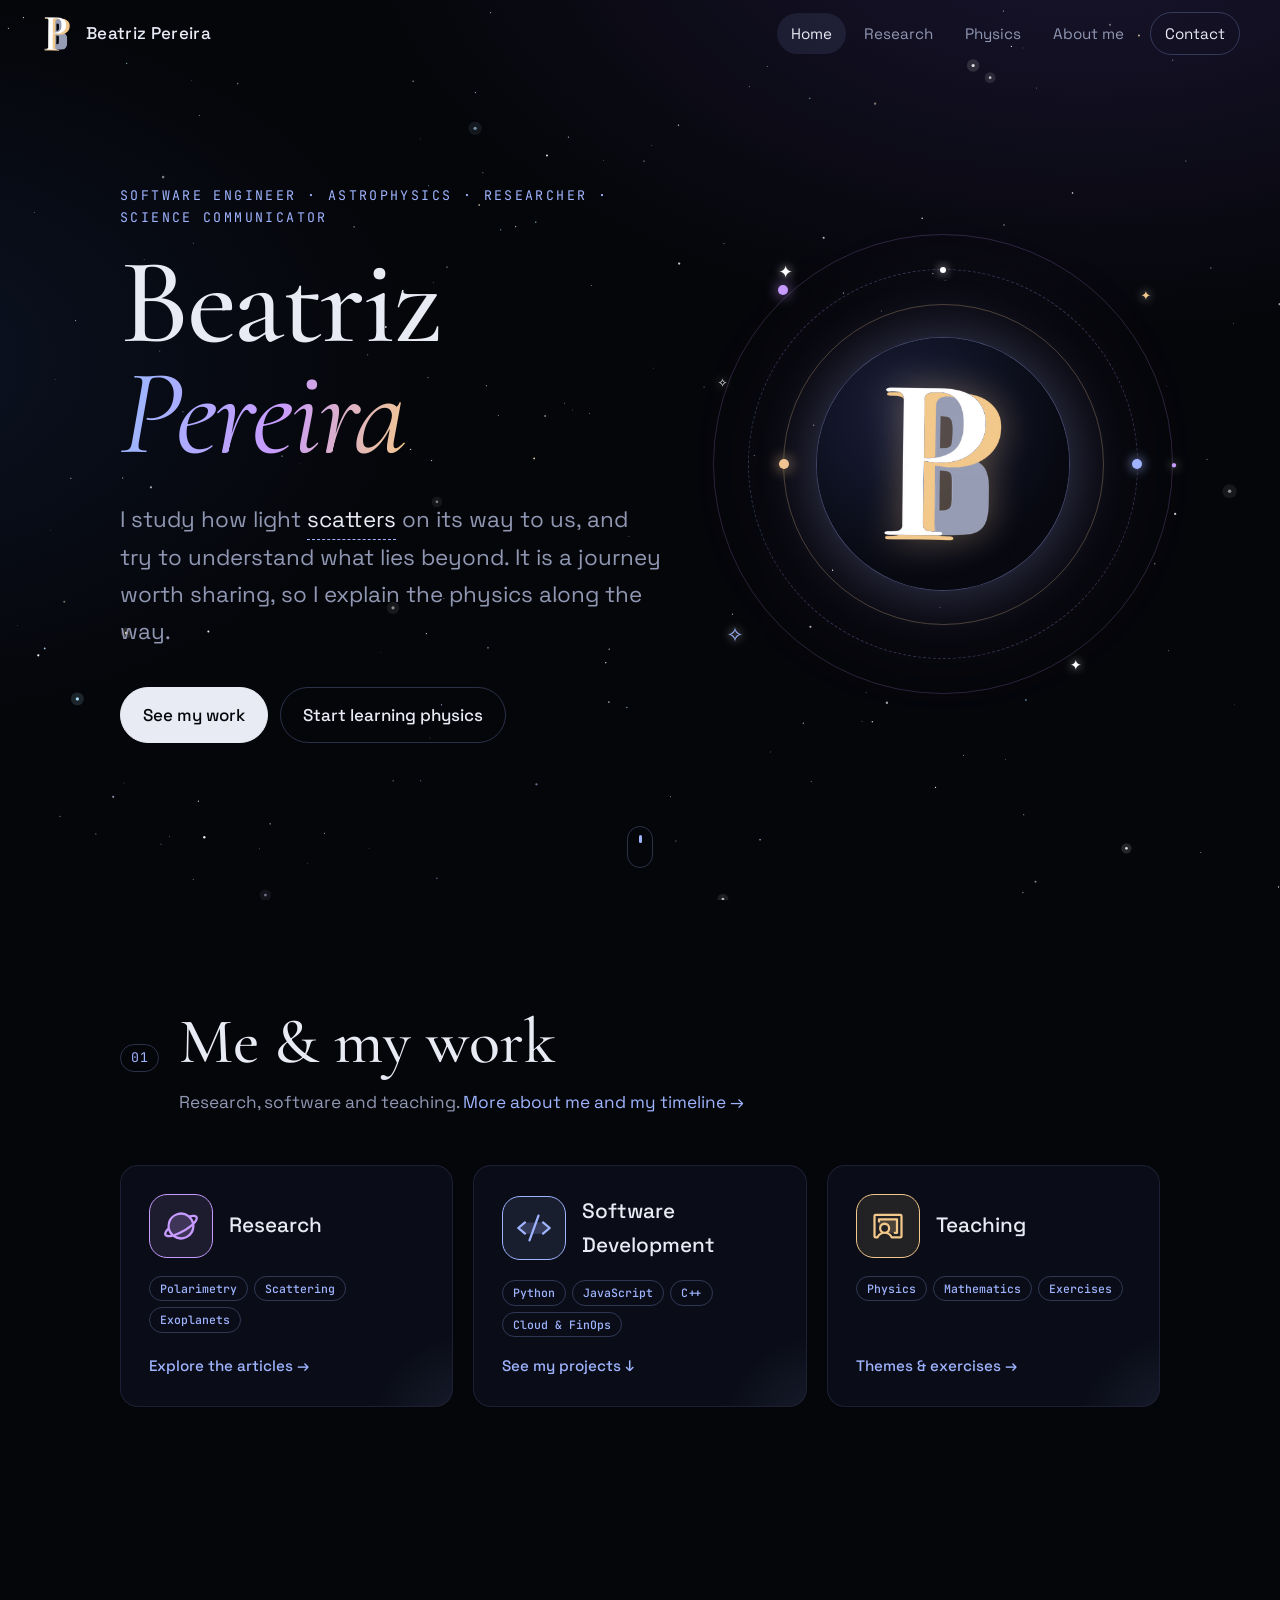
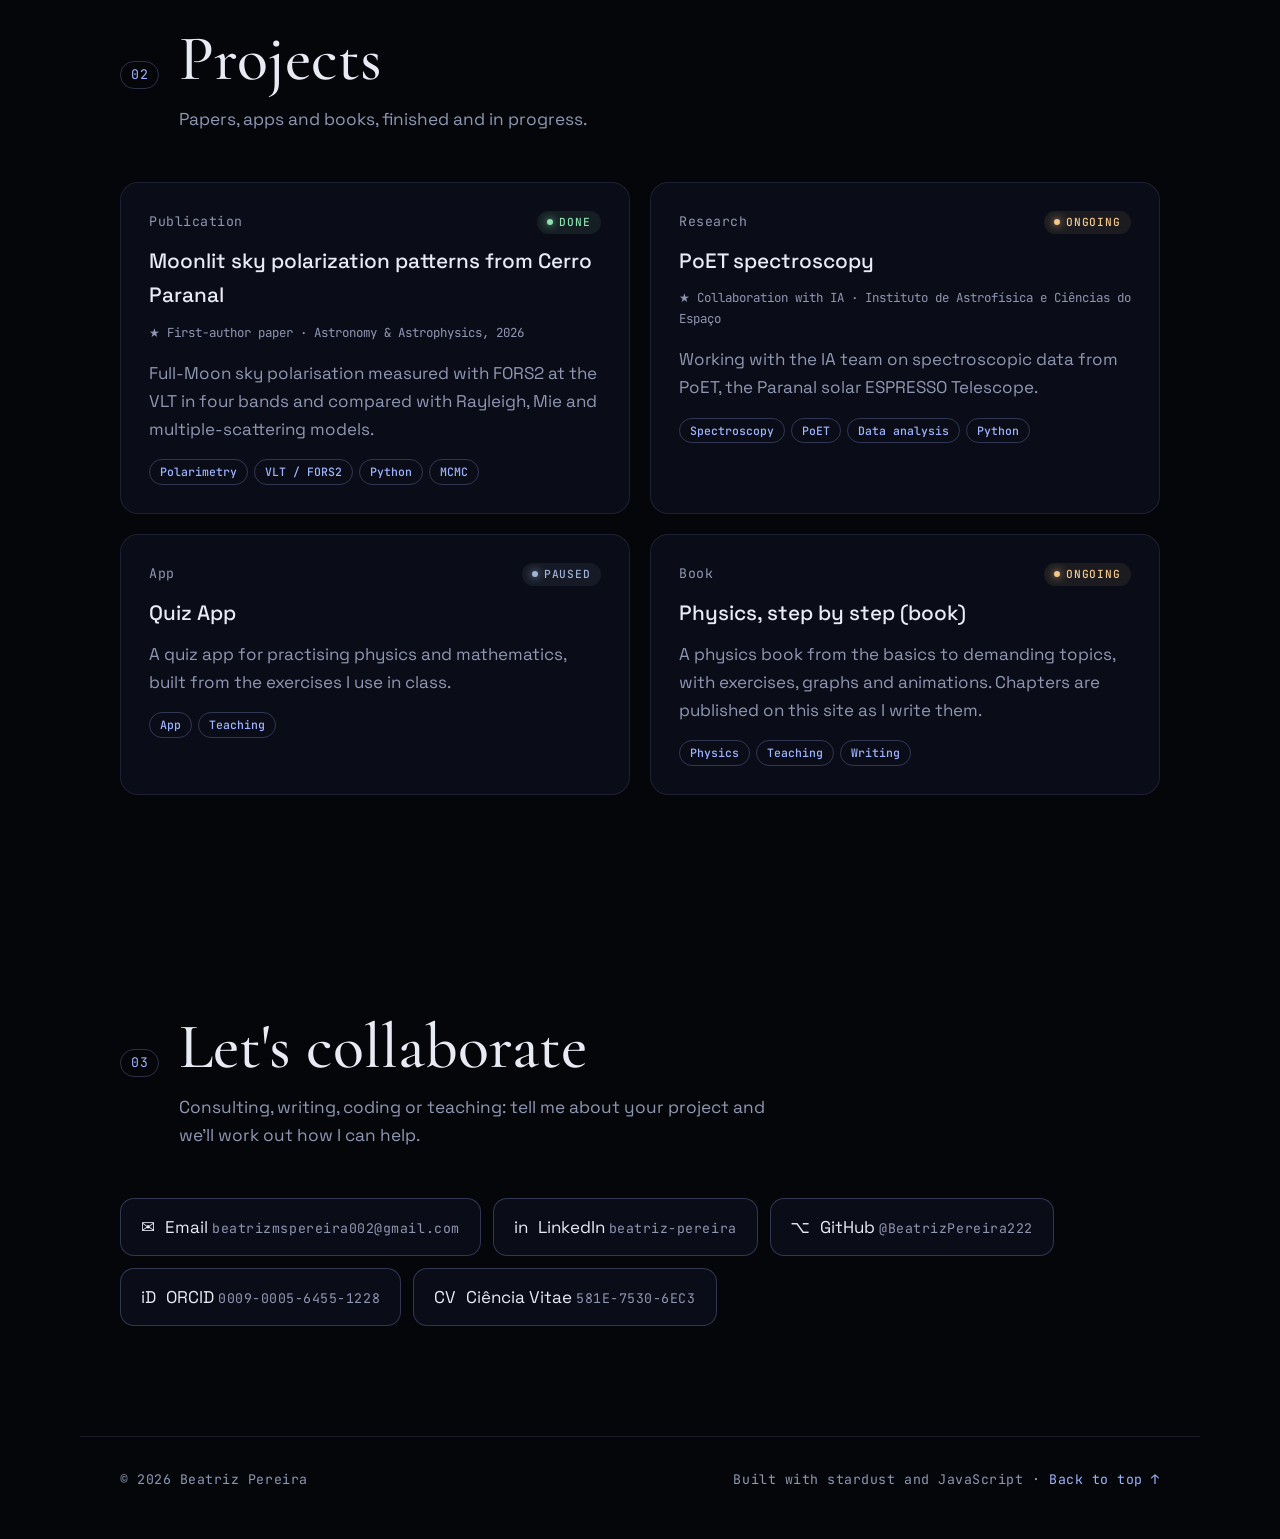
<file: index.html>
<!doctype html>
<html lang="en">
<head>
  <meta charset="utf-8">
  <meta name="viewport" content="width=device-width, initial-scale=1">
  <title>Beatriz Pereira · Astrophysics</title>
  <meta name="description" content="Beatriz Pereira, physicist and astrophysicist. My work, research explained in plain language, and physics from the basics to advanced topics.">
  <meta name="theme-color" content="#05060a">
  <link rel="icon" href="assets/img/favicon.png" type="image/png">
  <link rel="apple-touch-icon" href="assets/img/apple-touch-icon.png">
  <link rel="preconnect" href="https://fonts.googleapis.com">
  <link rel="preconnect" href="https://fonts.gstatic.com" crossorigin>
  <link href="https://fonts.googleapis.com/css2?family=Cormorant+Garamond:ital,wght@0,500;1,400;1,500&family=Space+Grotesk:wght@400;500;700&family=JetBrains+Mono:wght@400;500&display=swap" rel="stylesheet">
  <link rel="stylesheet" href="assets/css/style.css">
</head>
<body>
  <canvas id="starfield" aria-hidden="true"></canvas>
  <div class="progress" id="progress" aria-hidden="true"></div>

  <!-- ───────── Top menu ───────── -->
  <header class="topbar" id="topbar">
    <a href="index.html" class="brand" aria-label="Beatriz Pereira, home">
      <span class="brand-mark brand-orbit" aria-hidden="true"><span></span></span>
      <span class="brand-name">Beatriz Pereira</span>
    </a>
    <button class="menu-toggle" id="menuToggle" aria-expanded="false" aria-controls="nav">
      <span></span><span></span><span class="sr-only">Menu</span>
    </button>
    <nav id="nav" class="nav">
      <a href="index.html" class="active" aria-current="page">Home</a>
      <a href="research.html">Research</a>
      <a href="physics.html">Physics</a>
      <a href="about.html">About me</a>
      <a href="index.html#contact" class="nav-cta">Contact</a>
    </nav>
  </header>

  <main>
    <!-- ───────── Hero ───────── -->
    <section id="home" class="hero">
      <div class="hero-text">
        <p class="eyebrow mono">Software engineer · Astrophysics · Researcher · Science communicator</p>
        <h1>Beatriz<br><em>Pereira</em></h1>
        <p class="hero-sub">I study how light <span class="rotator" id="rotator">scatters</span> on its way to us, and try to understand what lies beyond. It is a journey worth sharing, so I explain the physics along the way.</p>
        <div class="hero-actions">
          <a href="#work" class="btn">See my work</a>
          <a href="physics.html" class="btn btn-ghost">Start learning physics</a>
        </div>
      </div>

      <!-- Portrait in orbit. Set "portrait" in data/site.json to your photo; until then the monogram shows. -->
      <div class="portrait" aria-hidden="true">
        <div class="orbit o1"><i class="planet gold"></i></div>
        <div class="orbit o2"><i class="planet blue"></i><i class="planet small"></i></div>
        <div class="orbit o3"><i class="planet violet"></i></div>
        <div class="portrait-disc" id="portraitDisc">
          <img class="portrait-mono" src="assets/img/logo.png" alt="">
        </div>
        <span class="spark s1">✦</span><span class="spark s2">✦</span><span class="spark s3">✧</span>
        <span class="spark s4">✦</span><span class="spark s5">·</span><span class="spark s6">✧</span>
      </div>

      <a href="#work" class="scroll-cue" aria-label="Scroll down"><span></span></a>
    </section>

    <!-- ───────── 01 · Me & my work ───────── -->
    <section id="work" class="section">
      <header class="section-head reveal">
        <span class="mono idx">01</span>
        <h2>Me &amp; my work</h2>
        <p class="lede">Research, software and teaching. <a href="about.html">More about me and my timeline →</a></p>
      </header>

      <div class="bio reveal">
        <div class="cards three">
          <a class="card card-link" href="research.html">
            <div class="card-head"><span class="card-icon violet"><svg aria-hidden="true" focusable="false" xmlns="http://www.w3.org/2000/svg" viewBox="0 0 256 256" fill="currentColor"><path d="M216,128a88,88,0,1,1-88-88A88,88,0,0,1,216,128Z" opacity="0.2"/><path d="M245.11,60.68c-7.65-13.19-27.84-16.16-58.5-8.66A95.93,95.93,0,0,0,32,128a98,98,0,0,0,.78,12.31C5.09,169,5.49,186,10.9,195.32,16,204.16,26.64,208,40.64,208a124.11,124.11,0,0,0,28.79-4A95.93,95.93,0,0,0,224,128a97.08,97.08,0,0,0-.77-12.25c12.5-13,20.82-25.35,23.65-35.92C248.83,72.51,248.24,66.07,245.11,60.68ZM128,48a80.11,80.11,0,0,1,78,62.2c-17.06,16.06-40.15,32.53-62.07,45.13C116.38,171.14,92.48,181,73.42,186.4A79.94,79.94,0,0,1,128,48ZM24.74,187.29c-1.46-2.51-.65-7.24,2.22-13a79.05,79.05,0,0,1,10.29-15.05,96,96,0,0,0,18,31.32C38,193.46,27.24,191.61,24.74,187.29ZM128,208a79.45,79.45,0,0,1-38.56-9.94,370,370,0,0,0,62.43-28.86c21.58-12.39,40.68-25.82,56.07-39.08A80.07,80.07,0,0,1,128,208ZM231.42,75.69c-1.7,6.31-6.19,13.53-12.63,21.13a95.69,95.69,0,0,0-18-31.35c14.21-2.35,27.37-2.17,30.5,3.24C232.19,70.28,232.24,72.63,231.42,75.69Z"/></svg></span><h3>Research</h3></div>
            <ul class="tags"><li>Polarimetry</li><li>Scattering</li><li>Exoplanets</li></ul>
            <span class="card-go">Explore the articles →</span>
          </a>
          <a class="card card-link" href="#projects">
            <div class="card-head"><span class="card-icon blue"><svg aria-hidden="true" focusable="false" xmlns="http://www.w3.org/2000/svg" viewBox="0 0 256 256" fill="currentColor"><path d="M240,128l-48,40H64L16,128,64,88H192Z" opacity="0.2"/><path d="M69.12,94.15,28.5,128l40.62,33.85a8,8,0,1,1-10.24,12.29l-48-40a8,8,0,0,1,0-12.29l48-40a8,8,0,0,1,10.24,12.3Zm176,27.7-48-40a8,8,0,1,0-10.24,12.3L227.5,128l-40.62,33.85a8,8,0,1,0,10.24,12.29l48-40a8,8,0,0,0,0-12.29ZM162.73,32.48a8,8,0,0,0-10.25,4.79l-64,176a8,8,0,0,0,4.79,10.26A8.14,8.14,0,0,0,96,224a8,8,0,0,0,7.52-5.27l64-176A8,8,0,0,0,162.73,32.48Z"/></svg></span><h3>Software Development</h3></div>
            <ul class="tags"><li>Python</li><li>JavaScript</li><li>C++</li><li>Cloud &amp; FinOps</li></ul>
            <span class="card-go">See my projects ↓</span>
          </a>
          <a class="card card-link" href="physics.html">
            <div class="card-head"><span class="card-icon gold"><svg aria-hidden="true" focusable="false" xmlns="http://www.w3.org/2000/svg" viewBox="0 0 256 256" fill="currentColor"><path d="M192,80v96H104a32,32,0,1,0-32-32H64V80Z" opacity="0.2"/><path d="M216,40H40A16,16,0,0,0,24,56V200a16,16,0,0,0,16,16H53.39a8,8,0,0,0,7.23-4.57,48,48,0,0,1,86.76,0,8,8,0,0,0,7.23,4.57H216a16,16,0,0,0,16-16V56A16,16,0,0,0,216,40ZM80,144a24,24,0,1,1,24,24A24,24,0,0,1,80,144Zm136,56H159.43a64.39,64.39,0,0,0-28.83-26.16,40,40,0,1,0-53.2,0A64.39,64.39,0,0,0,48.57,200H40V56H216ZM56,96V80a8,8,0,0,1,8-8H192a8,8,0,0,1,8,8v96a8,8,0,0,1-8,8H176a8,8,0,0,1,0-16h8V88H72v8a8,8,0,0,1-16,0Z"/></svg></span><h3>Teaching</h3></div>
            <ul class="tags"><li>Physics</li><li>Mathematics</li><li>Exercises</li></ul>
            <span class="card-go">Themes &amp; exercises →</span>
          </a>
        </div>
      </div>

    </section>

    <!-- ───────── 02 · Projects ───────── -->
    <section id="projects" class="section">
      <header class="section-head reveal">
        <span class="mono idx">02</span>
        <h2>Projects</h2>
        <p class="lede">Papers, apps and books, finished and in progress.</p>
      </header>
      <div class="cards two" id="projectList"><p class="muted">Loading projects…</p></div>
    </section>

    <!-- ───────── Contact ───────── -->
    <section id="contact" class="section contact">
      <header class="section-head reveal">
        <span class="mono idx">03</span>
        <h2>Let's collaborate</h2>
        <p class="lede">Consulting, writing, coding or teaching: tell me about your project and we'll work out how I can help.</p>
      </header>
      <div class="contact-links reveal" id="contactLinks"></div>
      <aside class="patron reveal">
        <p><strong>Join my Patreon</strong> for exclusive content, stories, behind-the-scenes notes, early releases and special perks.</p>
        <a class="btn" id="patreonLink" href="#" target="_blank" rel="noopener">Become a patron</a>
      </aside>
    </section>
  </main>


  <footer class="footer mono">
    <span>© <span id="year"></span> Beatriz Pereira</span>
    <span>Built with stardust and JavaScript · <a href="#home">Back to top ↑</a></span>
  </footer>

  <script src="assets/js/starfield.js"></script>
  <script src="assets/js/common.js"></script>
    <script src="assets/js/main.js"></script>
</body>
</html>
</file>
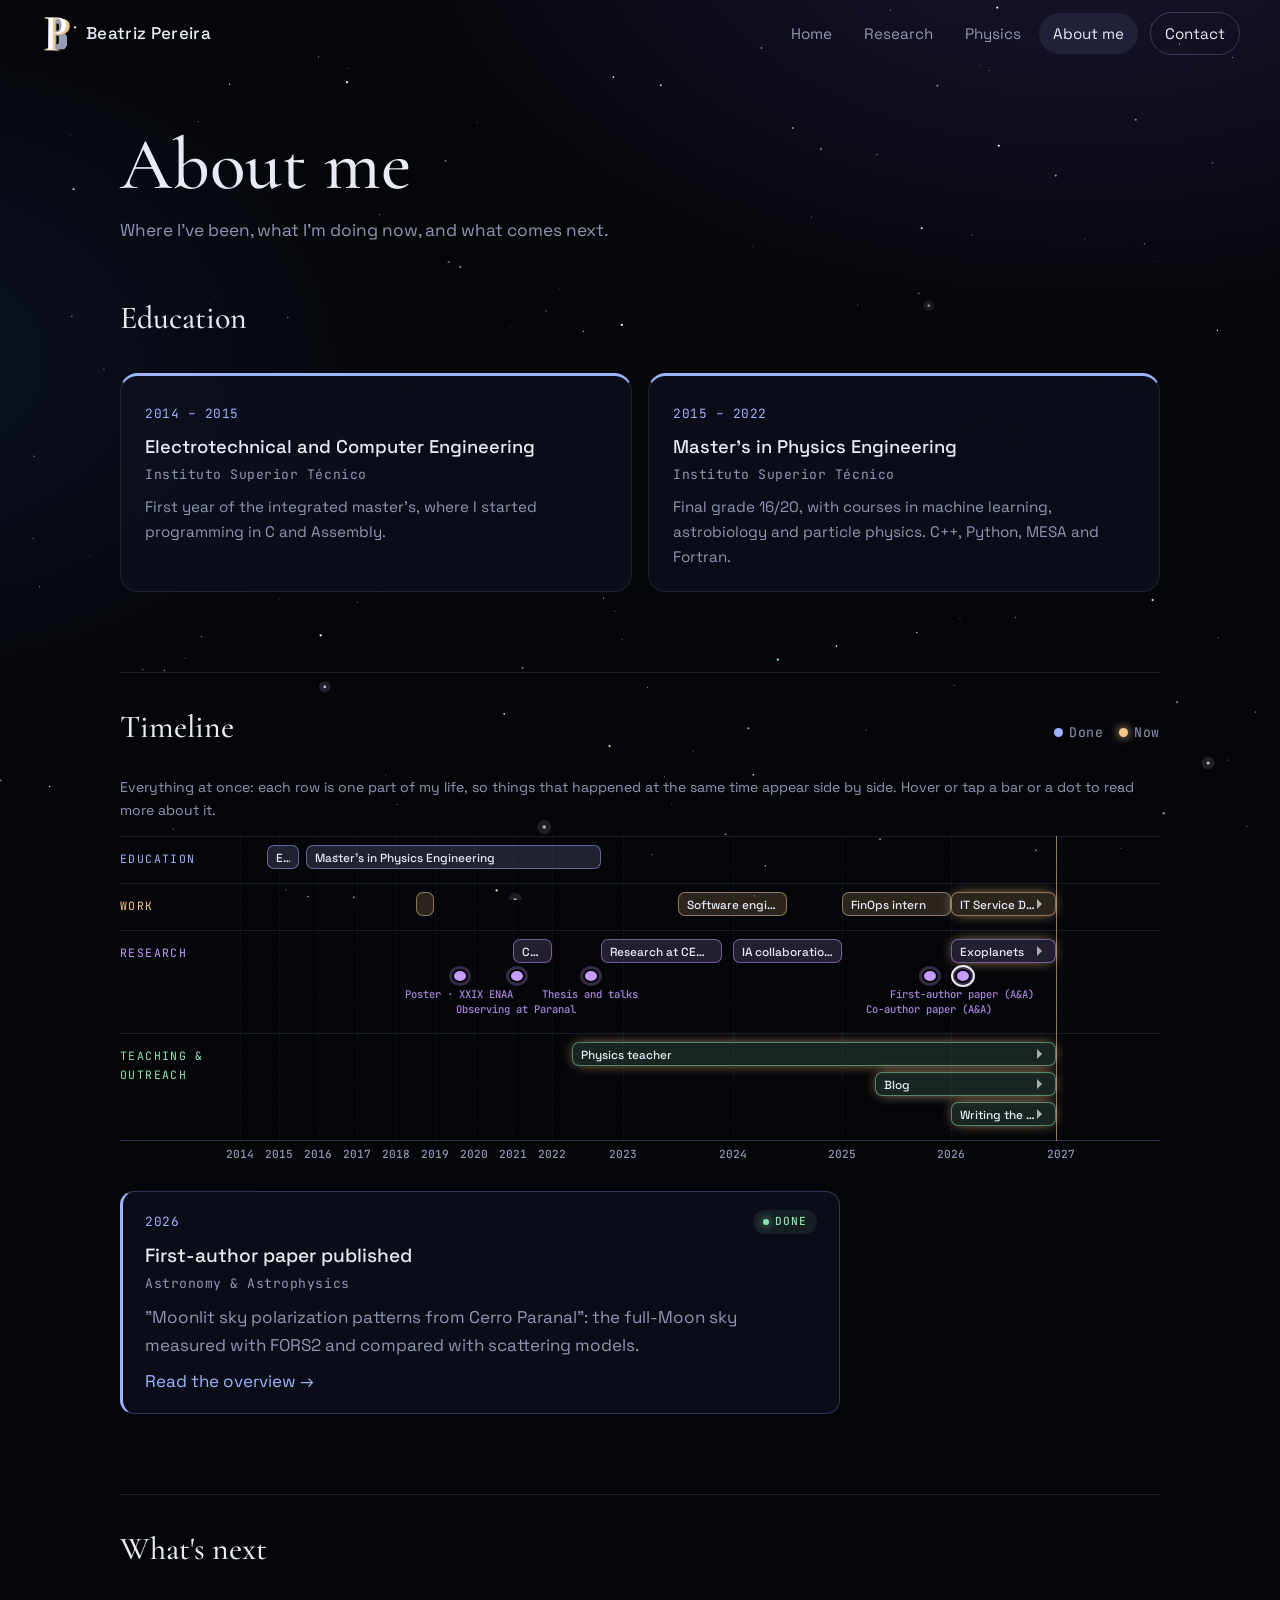
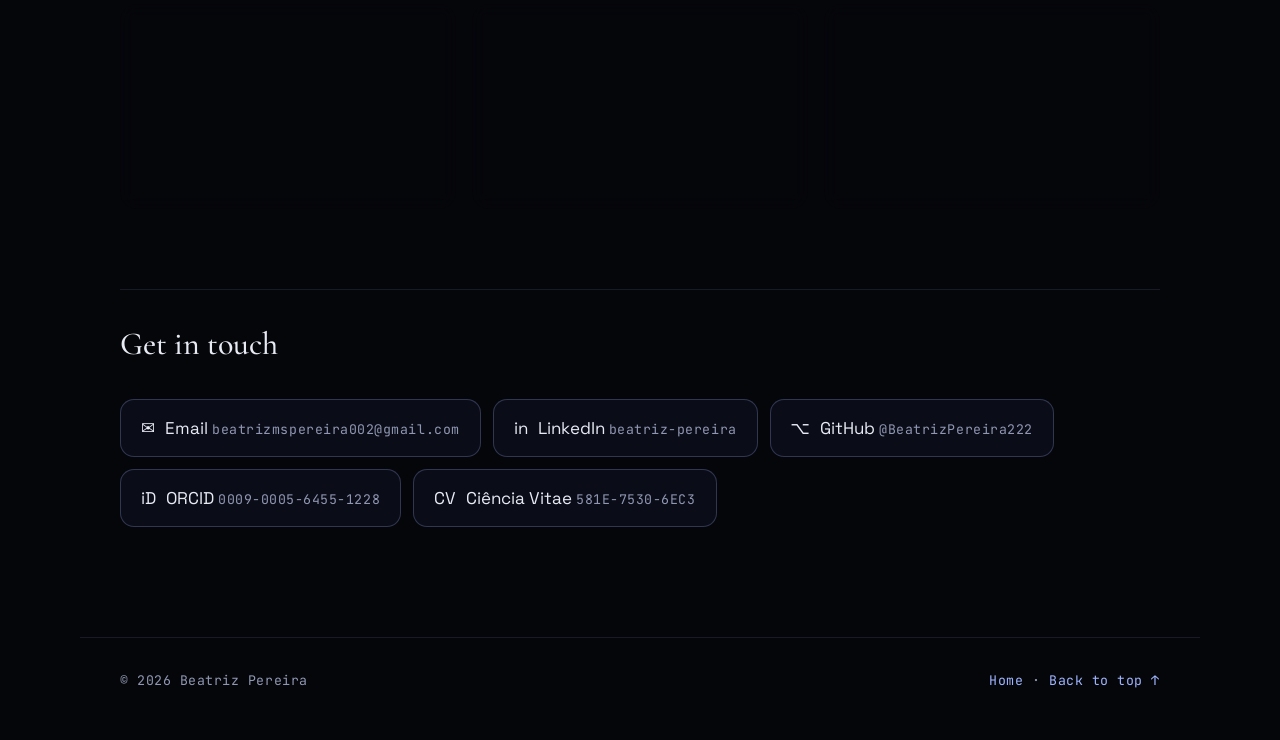
<file: about.html>
<!doctype html>
<html lang="en">
<head>
  <meta charset="utf-8">
  <meta name="viewport" content="width=device-width, initial-scale=1">
  <title>About me · Beatriz Pereira</title>
  <meta name="theme-color" content="#05060a">
  <link rel="icon" href="assets/img/favicon.png" type="image/png">
  <link rel="apple-touch-icon" href="assets/img/apple-touch-icon.png">
  <link rel="preconnect" href="https://fonts.googleapis.com">
  <link rel="preconnect" href="https://fonts.gstatic.com" crossorigin>
  <link href="https://fonts.googleapis.com/css2?family=Cormorant+Garamond:ital,wght@0,500;1,400;1,500&family=Space+Grotesk:wght@400;500;700&family=JetBrains+Mono:wght@400;500&display=swap" rel="stylesheet">
  <link rel="stylesheet" href="assets/css/style.css">
</head>
<body>
  <canvas id="starfield" aria-hidden="true"></canvas>
  <div class="progress" id="progress" aria-hidden="true"></div>

  <header class="topbar" id="topbar">
    <a href="index.html" class="brand" aria-label="Beatriz Pereira, home">
      <span class="brand-mark brand-orbit" aria-hidden="true"><span></span></span>
      <span class="brand-name">Beatriz Pereira</span>
    </a>
    <button class="menu-toggle" id="menuToggle" aria-expanded="false" aria-controls="nav">
      <span></span><span></span><span class="sr-only">Menu</span>
    </button>
    <nav id="nav" class="nav">
      <a href="index.html">Home</a>
      <a href="research.html">Research</a>
      <a href="physics.html">Physics</a>
      <a href="about.html" class="active" aria-current="page">About me</a>
      <a href="index.html#contact" class="nav-cta">Contact</a>
    </nav>
  </header>


  <main>
    <section class="section page-top">
      <header class="section-head plain reveal">
        <h2>About me</h2>
        <p class="lede">Where I've been, what I'm doing now, and what comes next.</p>
      </header>
      <div class="sub-head reveal" style="margin-top:0;border-top:0;padding-top:0"><h3>Education</h3></div>
      <div class="edu-grid" id="education"><p class="muted">Loading…</p></div>

      <div class="sub-head reveal">
        <h3>Timeline</h3>
        <div class="legend-pills mono" aria-hidden="true">
          <span><i class="dot done"></i>Done</span><span><i class="dot now"></i>Now</span>
        </div>
      </div>
      <p class="muted small reveal" style="margin:-6px 0 14px">Everything at once: each row is one part of my life, so things that happened at the same time appear side by side. Hover or tap a bar or a dot to read more about it.</p>
      <div class="lanes-wrap reveal"><div class="lanes" id="lanes"></div></div>
      <div class="lane-tip mono" id="laneTip" hidden></div>
      <div class="lane-detail reveal" id="laneDetail"><p class="muted">Select a bar or a dot to see the details here.</p></div>
      <div class="chrono" id="timeline" hidden></div>

      <div class="sub-head reveal"><h3>What's next</h3></div>
      <div class="next-grid" id="nextList"></div>

      <div class="sub-head reveal"><h3>Get in touch</h3></div>
      <div class="contact-links reveal" id="contactLinks"></div>
    </section>
  </main>

  <footer class="footer mono">
    <span>© <span id="year"></span> Beatriz Pereira</span>
    <span><a href="index.html">Home</a> · <a href="#top" onclick="scrollTo(0,0);return false">Back to top ↑</a></span>
  </footer>

  <script src="assets/js/starfield.js"></script>
  <script src="assets/js/common.js"></script>
  <script src="assets/js/main.js"></script>
</body>
</html>
</file>
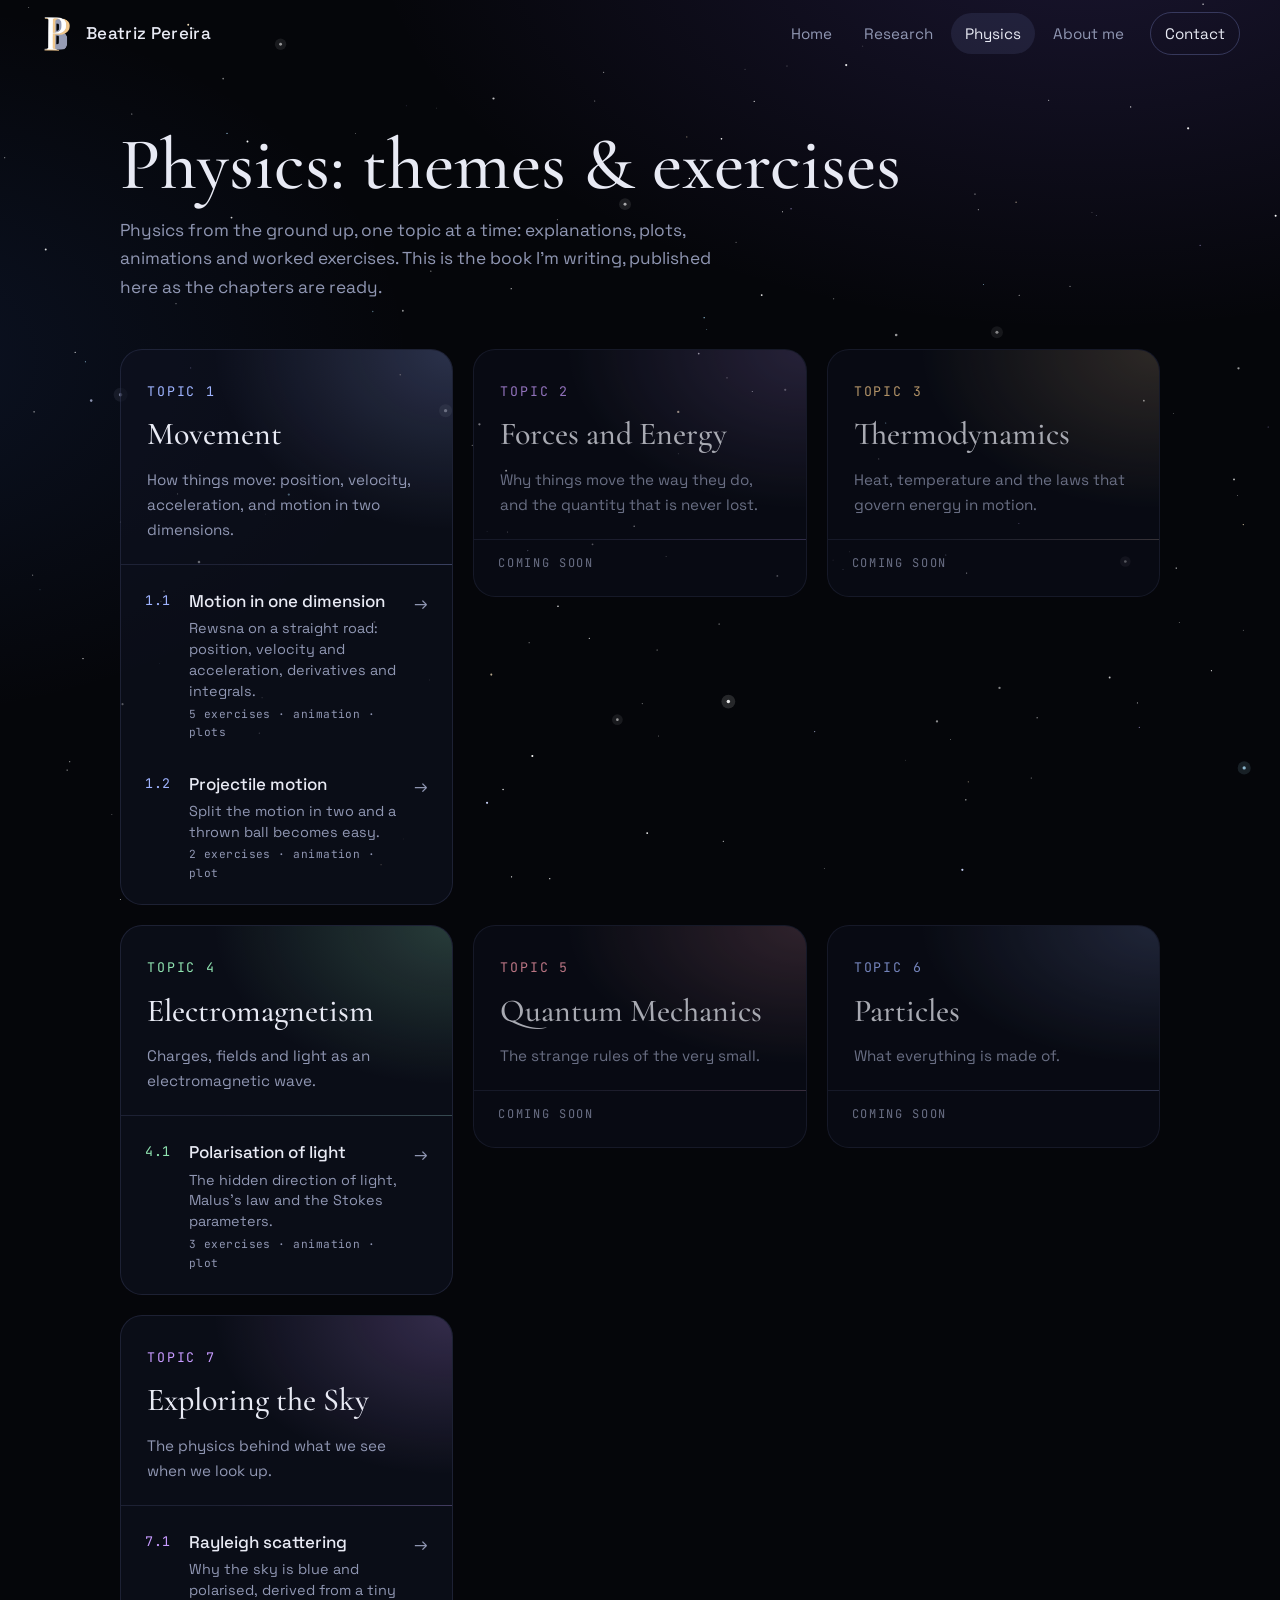
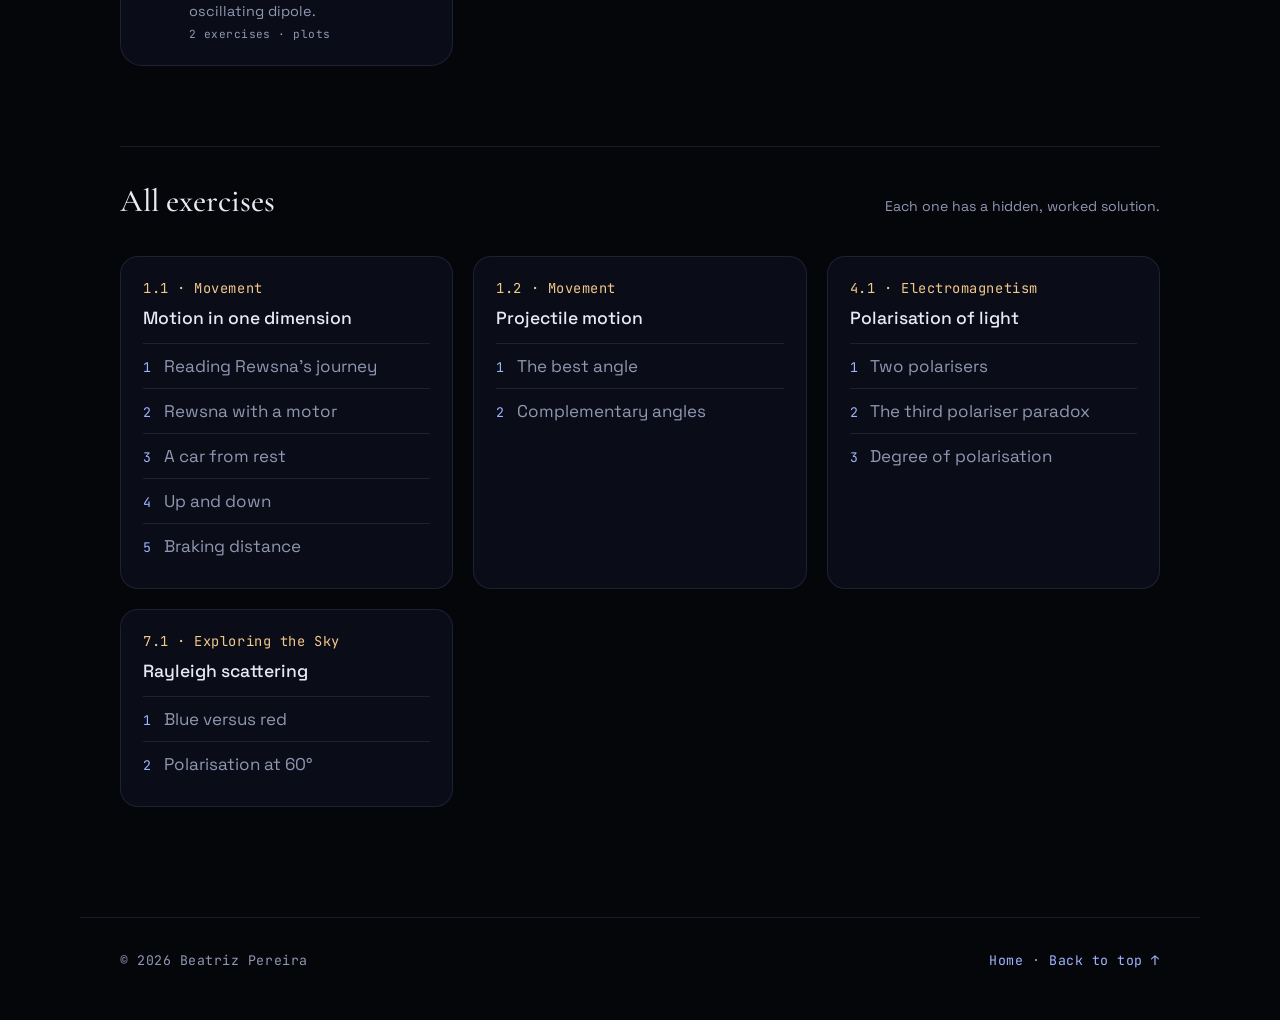
<file: physics.html>
<!doctype html>
<html lang="en">
<head>
  <meta charset="utf-8">
  <meta name="viewport" content="width=device-width, initial-scale=1">
  <title>Physics, themes & exercises · Beatriz Pereira</title>
  <meta name="theme-color" content="#05060a">
  <link rel="icon" href="assets/img/favicon.png" type="image/png">
  <link rel="apple-touch-icon" href="assets/img/apple-touch-icon.png">
  <link rel="preconnect" href="https://fonts.googleapis.com">
  <link rel="preconnect" href="https://fonts.gstatic.com" crossorigin>
  <link href="https://fonts.googleapis.com/css2?family=Cormorant+Garamond:ital,wght@0,500;1,400;1,500&family=Space+Grotesk:wght@400;500;700&family=JetBrains+Mono:wght@400;500&display=swap" rel="stylesheet">
  <link rel="stylesheet" href="assets/css/style.css">
</head>
<body>
  <canvas id="starfield" aria-hidden="true"></canvas>
  <div class="progress" id="progress" aria-hidden="true"></div>

  <header class="topbar" id="topbar">
    <a href="index.html" class="brand" aria-label="Beatriz Pereira, home">
      <span class="brand-mark brand-orbit" aria-hidden="true"><span></span></span>
      <span class="brand-name">Beatriz Pereira</span>
    </a>
    <button class="menu-toggle" id="menuToggle" aria-expanded="false" aria-controls="nav">
      <span></span><span></span><span class="sr-only">Menu</span>
    </button>
    <nav id="nav" class="nav">
      <a href="index.html">Home</a>
      <a href="research.html">Research</a>
      <a href="physics.html" class="active" aria-current="page">Physics</a>
      <a href="about.html">About me</a>
      <a href="index.html#contact" class="nav-cta">Contact</a>
    </nav>
  </header>


  <main>
    <section class="section page-top">
      <header class="section-head plain reveal">
        <h2>Physics: themes &amp; exercises</h2>
        <p class="lede" id="bookLede">All the physics themes I teach, from the basics to the demanding topics, with worked exercises.</p>
      </header>
      <div class="book" id="book"><p class="muted">Loading chapters…</p></div>

      <div class="sub-head reveal"><h3>All exercises</h3><p class="muted small" style="margin:0">Each one has a hidden, worked solution.</p></div>
      <div class="ex-index" id="exerciseIndex"><p class="muted">Loading exercises…</p></div>
    </section>
  </main>

  <footer class="footer mono">
    <span>© <span id="year"></span> Beatriz Pereira</span>
    <span><a href="index.html">Home</a> · <a href="#top" onclick="scrollTo(0,0);return false">Back to top ↑</a></span>
  </footer>

  <script src="assets/js/starfield.js"></script>
  <script src="assets/js/common.js"></script>
  <script src="assets/js/main.js"></script>
</body>
</html>
</file>
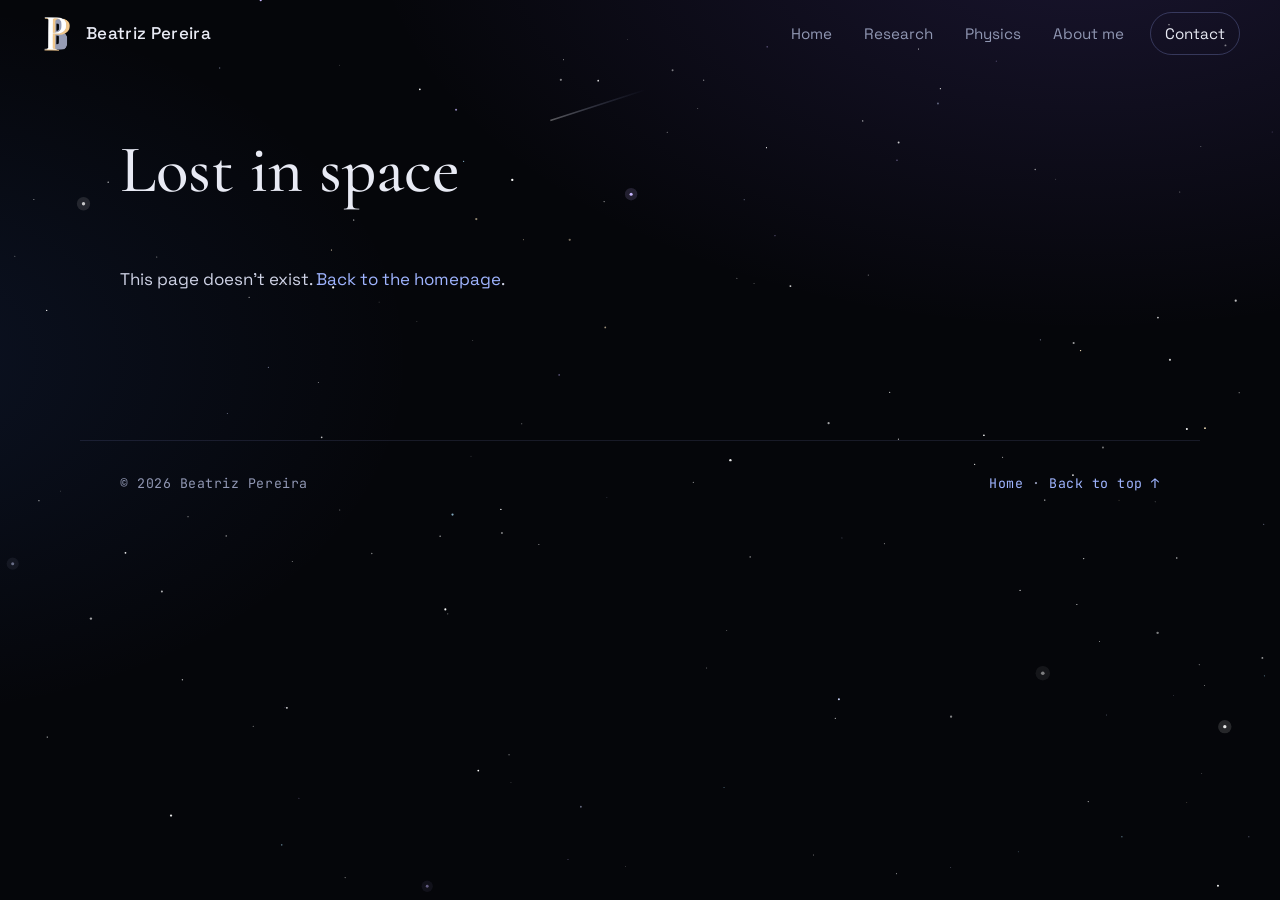
<file: read.html>
<!doctype html>
<html lang="en">
<head>
  <meta charset="utf-8">
  <meta name="viewport" content="width=device-width, initial-scale=1">
  <title>Reading · Beatriz Pereira</title>
  <meta name="theme-color" content="#05060a">
  <link rel="icon" href="assets/img/favicon.png" type="image/png">
  <link rel="apple-touch-icon" href="assets/img/apple-touch-icon.png">
  <link rel="preconnect" href="https://fonts.googleapis.com">
  <link rel="preconnect" href="https://fonts.gstatic.com" crossorigin>
  <link href="https://fonts.googleapis.com/css2?family=Cormorant+Garamond:ital,wght@0,500;1,400;1,500&family=Space+Grotesk:wght@400;500;700&family=JetBrains+Mono:wght@400;500&display=swap" rel="stylesheet">
  <link rel="stylesheet" href="assets/vendor/katex/katex.min.css">
  <link rel="stylesheet" href="assets/css/style.css">
</head>
<body class="reading">
  <canvas id="starfield" aria-hidden="true"></canvas>
  <div class="progress" id="progress" aria-hidden="true"></div>

  <header class="topbar" id="topbar">
    <a href="index.html" class="brand" aria-label="Beatriz Pereira, home">
      <span class="brand-mark brand-orbit" aria-hidden="true"><span></span></span>
      <span class="brand-name">Beatriz Pereira</span>
    </a>
    <button class="menu-toggle" id="menuToggle" aria-expanded="false" aria-controls="nav">
      <span></span><span></span><span class="sr-only">Menu</span>
    </button>
    <nav id="nav" class="nav">
      <a href="index.html">Home</a>
      <a href="research.html">Research</a>
      <a href="physics.html">Physics</a>
      <a href="about.html">About me</a>
      <a href="index.html#contact" class="nav-cta">Contact</a>
    </nav>
  </header>

  <div class="doc-wrap">
    <p class="crumb mono" id="crumb"></p>
    <header class="doc-head" id="docHead"><p class="muted">Opening the logbook…</p></header>
    <div class="doc-grid">
      <article class="prose doc" id="doc"></article>
      <aside class="toc" id="toc" aria-label="On this page"></aside>
    </div>
    <nav class="pager" id="pager" aria-label="More chapters"></nav>
  </div>

  <footer class="footer mono">
    <span>© <span id="year"></span> Beatriz Pereira</span>
    <span><a href="index.html">Home</a> · <a href="#top" onclick="scrollTo(0,0);return false">Back to top ↑</a></span>
  </footer>

  <script src="assets/vendor/marked.min.js"></script>
  <script src="assets/vendor/katex/katex.min.js"></script>
  <script src="assets/js/starfield.js"></script>
  <script src="assets/js/common.js"></script>
  <script src="assets/js/reader.js"></script>
</body>
</html>
</file>
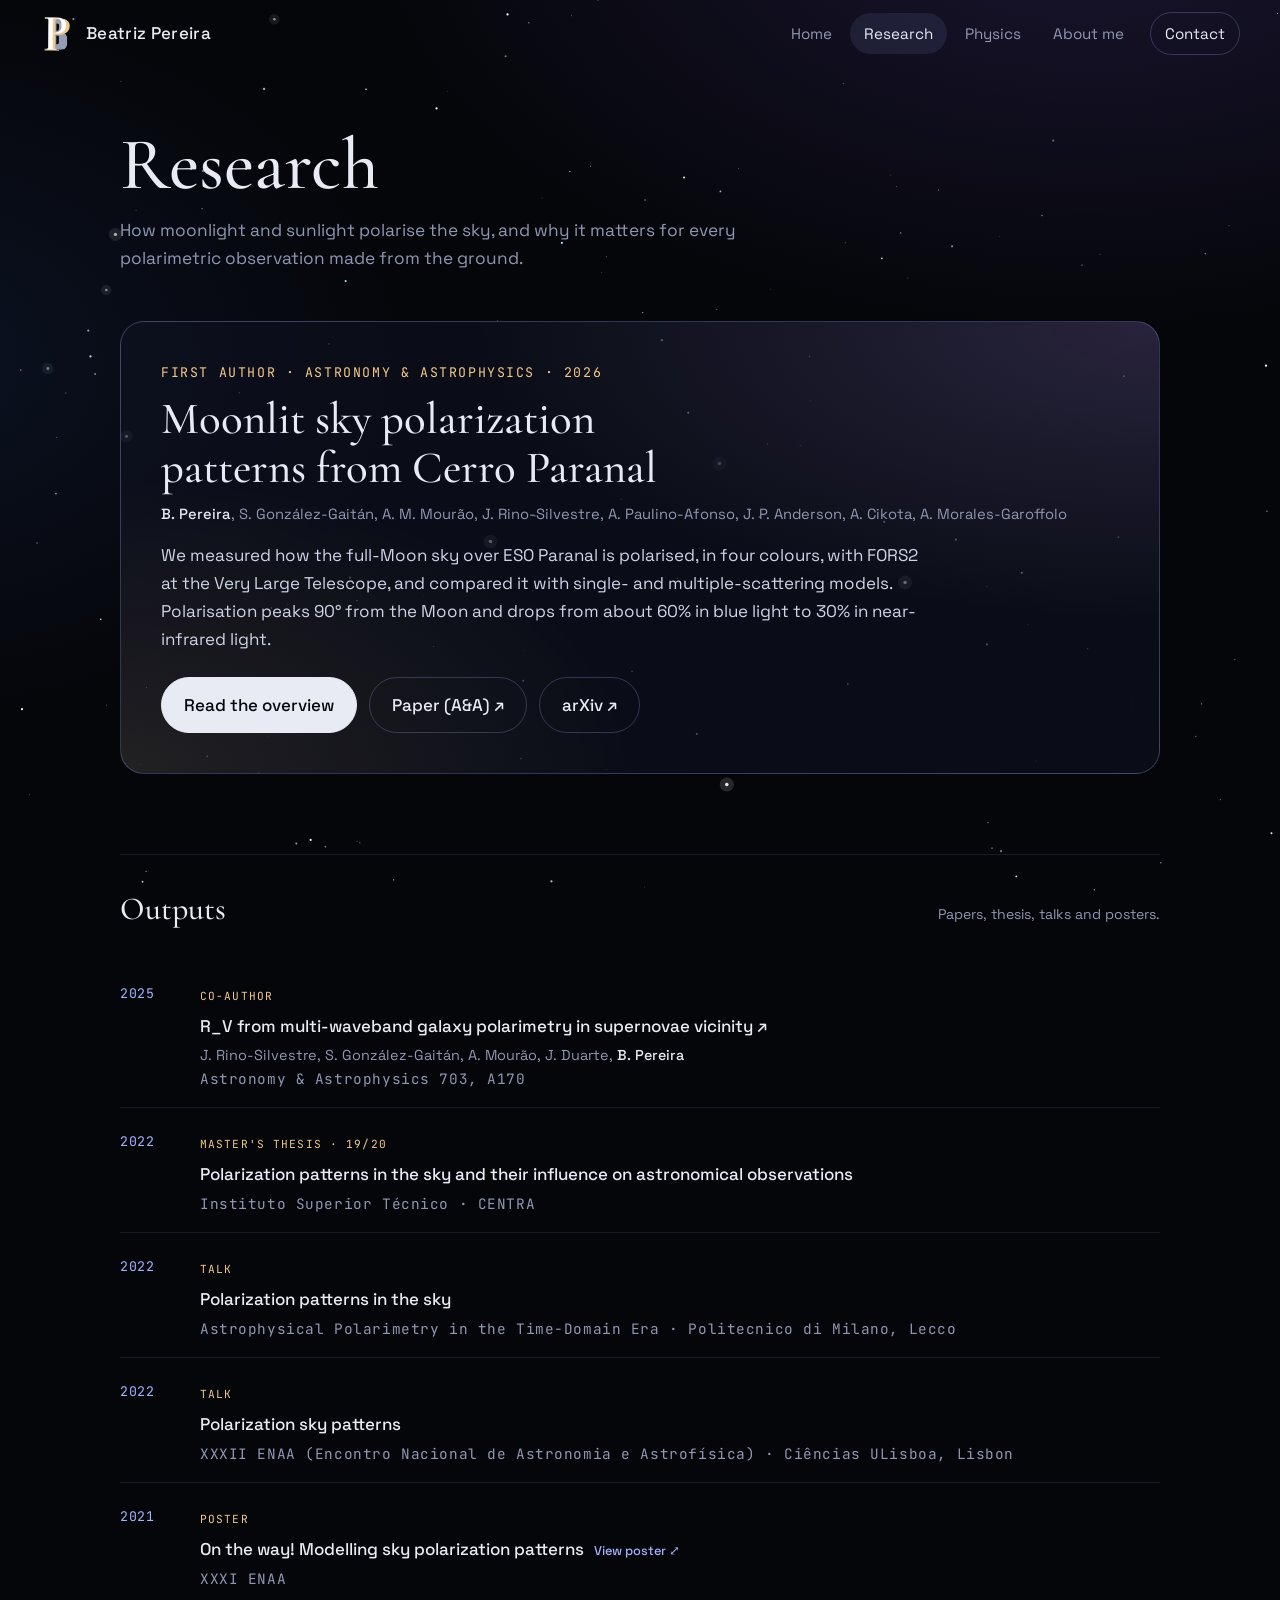
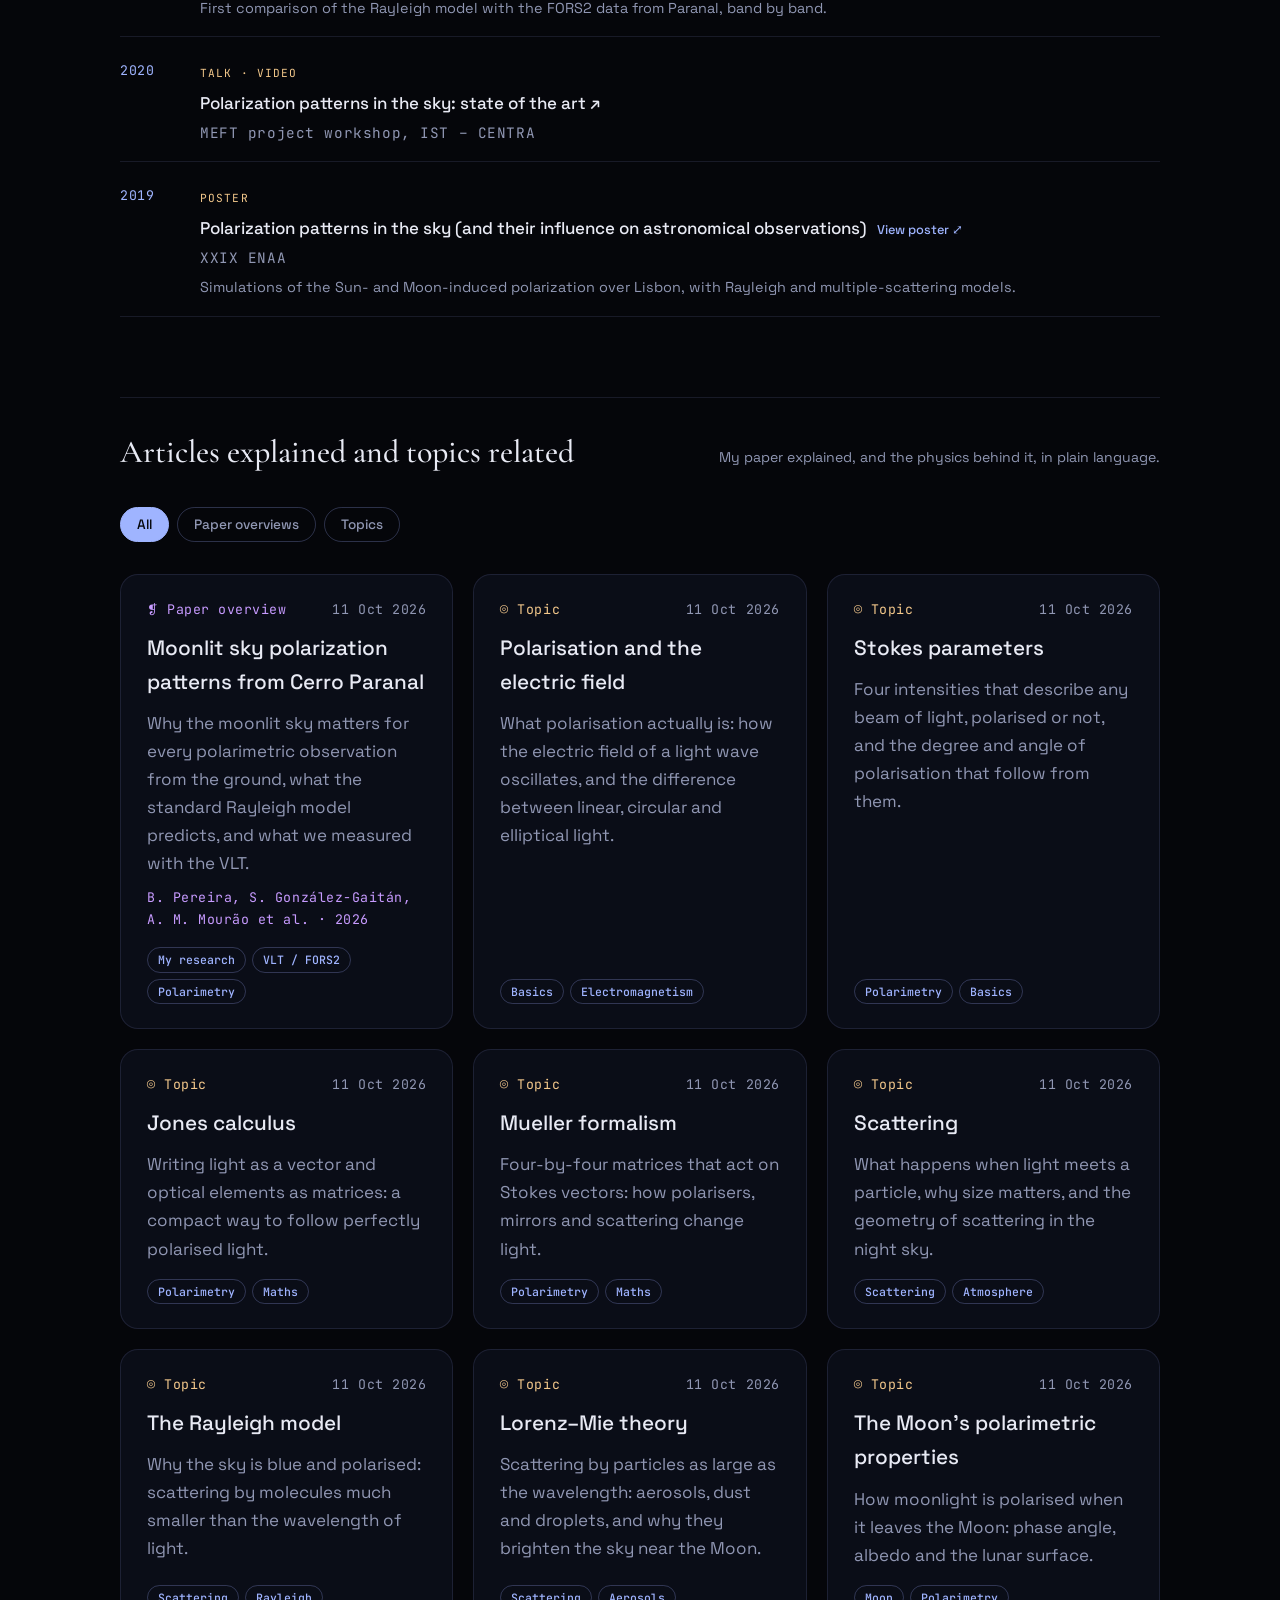
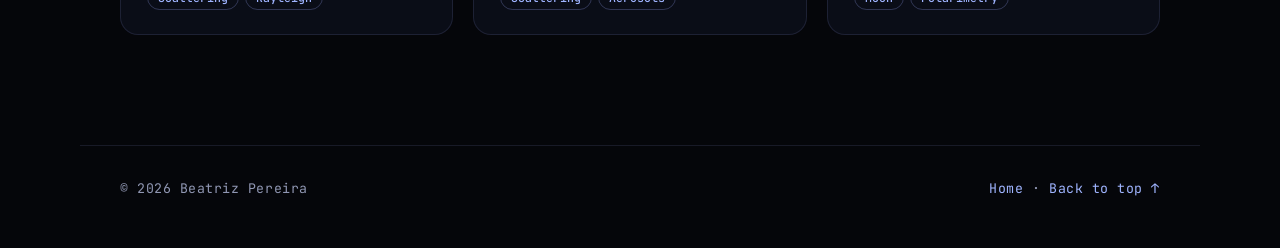
<file: research.html>
<!doctype html>
<html lang="en">
<head>
  <meta charset="utf-8">
  <meta name="viewport" content="width=device-width, initial-scale=1">
  <title>Research explained · Beatriz Pereira</title>
  <meta name="theme-color" content="#05060a">
  <link rel="icon" href="assets/img/favicon.png" type="image/png">
  <link rel="apple-touch-icon" href="assets/img/apple-touch-icon.png">
  <link rel="preconnect" href="https://fonts.googleapis.com">
  <link rel="preconnect" href="https://fonts.gstatic.com" crossorigin>
  <link href="https://fonts.googleapis.com/css2?family=Cormorant+Garamond:ital,wght@0,500;1,400;1,500&family=Space+Grotesk:wght@400;500;700&family=JetBrains+Mono:wght@400;500&display=swap" rel="stylesheet">
  <link rel="stylesheet" href="assets/css/style.css">
</head>
<body>
  <canvas id="starfield" aria-hidden="true"></canvas>
  <div class="progress" id="progress" aria-hidden="true"></div>

  <header class="topbar" id="topbar">
    <a href="index.html" class="brand" aria-label="Beatriz Pereira, home">
      <span class="brand-mark brand-orbit" aria-hidden="true"><span></span></span>
      <span class="brand-name">Beatriz Pereira</span>
    </a>
    <button class="menu-toggle" id="menuToggle" aria-expanded="false" aria-controls="nav">
      <span></span><span></span><span class="sr-only">Menu</span>
    </button>
    <nav id="nav" class="nav">
      <a href="index.html">Home</a>
      <a href="research.html" class="active" aria-current="page">Research</a>
      <a href="physics.html">Physics</a>
      <a href="about.html">About me</a>
      <a href="index.html#contact" class="nav-cta">Contact</a>
    </nav>
  </header>


  <main>
    <section id="research" class="section page-top">
      <header class="section-head plain reveal">
        <h2>Research</h2>
        <p class="lede">How moonlight and sunlight polarise the sky, and why it matters for every polarimetric observation made from the ground.</p>
      </header>

      <div id="publications">
        <article class="paper-hero reveal" id="featuredPaper"><p class="muted">Loading…</p></article>
        <div class="sub-head reveal"><h3>Outputs</h3><p class="muted small" style="margin:0">Papers, thesis, talks and posters.</p></div>
        <ul class="pubs reveal" id="pubList"></ul>
      </div>

      <div class="sub-head reveal"><h3>Articles explained and topics related</h3><p class="muted small" style="margin:0">My paper explained, and the physics behind it, in plain language.</p></div>
      <div class="filters" id="researchFilters" role="tablist" aria-label="Filter by type"></div>
      <div class="notes" id="researchList"><p class="muted">Loading…</p></div>
    </section>
  </main>

  <!-- Poster viewer -->
  <div class="lightbox" id="lightbox" role="dialog" aria-modal="true" aria-label="Poster" hidden>
    <button class="reader-close" id="lightboxClose" aria-label="Close">✕</button>
    <img id="lightboxImg" alt="">
    <p class="mono" id="lightboxCap"></p>
  </div>

  <footer class="footer mono">
    <span>© <span id="year"></span> Beatriz Pereira</span>
    <span><a href="index.html">Home</a> · <a href="#top" onclick="scrollTo(0,0);return false">Back to top ↑</a></span>
  </footer>

  <script src="assets/js/starfield.js"></script>
  <script src="assets/js/common.js"></script>
  <script src="assets/js/main.js"></script>
</body>
</html>
</file>
<file: assets/css/style.css>
/* ==========================================================
   Beatriz Pereira · astrophysics portfolio
   Colours live in :root. Change them here to retheme.
   ========================================================== */
:root {
  --bg: #05060a;
  --bg-2: #0b0d16;
  --panel: rgba(16, 19, 33, 0.62);
  --panel-solid: #10131f;
  --line: rgba(160, 175, 255, 0.12);
  --line-strong: rgba(160, 175, 255, 0.26);
  --text: #e8eaf4;
  --muted: #9097b3;
  --accent: #9fb4ff;      /* starlight blue */
  --accent-2: #f3c88b;    /* warm sunlight */
  --accent-3: #c79bff;    /* nebula violet */
  --radius: 18px;
  --maxw: 1120px;
  --nav-h: 68px;
  --display: "Cormorant Garamond", Georgia, serif;
  --sans: "Space Grotesk", system-ui, sans-serif;
  --mono: "JetBrains Mono", ui-monospace, monospace;
  color-scheme: dark;
}

* { box-sizing: border-box; }
html { scroll-behavior: smooth; scroll-padding-top: calc(var(--nav-h) + 12px); }
@media (prefers-reduced-motion: reduce) { html { scroll-behavior: auto; } }

body {
  margin: 0;
  background:
    radial-gradient(1200px 700px at 85% -10%, rgba(120, 90, 220, 0.18), transparent 60%),
    radial-gradient(900px 600px at -10% 40%, rgba(60, 110, 220, 0.12), transparent 60%),
    var(--bg);
  background-attachment: fixed;
  color: var(--text);
  font: 400 17px/1.65 var(--sans);
  -webkit-font-smoothing: antialiased;
  overflow-x: hidden;
}

#starfield { position: fixed; inset: 0; width: 100%; height: 100%; z-index: -1; pointer-events: none; }

a { color: var(--accent); text-decoration: none; }
a:hover { text-decoration: underline; text-underline-offset: 3px; }
img { max-width: 100%; display: block; }
.mono { font-family: var(--mono); font-size: 0.78em; letter-spacing: 0.04em; }
.muted { color: var(--muted); }
.small { font-size: 0.88rem; }
.sr-only { position: absolute; width: 1px; height: 1px; overflow: hidden; clip: rect(0 0 0 0); }
:focus-visible { outline: 2px solid var(--accent); outline-offset: 3px; border-radius: 6px; }

/* ---------- Scroll progress ---------- */
.progress {
  position: fixed; top: 0; left: 0; height: 2px; width: 100%; z-index: 60;
  transform-origin: 0 50%; transform: scaleX(0);
  background: linear-gradient(90deg, var(--accent-3), var(--accent), var(--accent-2));
}

/* ---------- Top menu ---------- */
.topbar {
  position: fixed; inset: 0 0 auto 0; height: var(--nav-h); z-index: 50;
  display: flex; align-items: center; justify-content: space-between;
  padding: 0 clamp(16px, 4vw, 40px);
  transition: background .3s, border-color .3s, backdrop-filter .3s;
  border-bottom: 1px solid transparent;
}
.topbar.scrolled {
  background: rgba(5, 6, 10, 0.72);
  backdrop-filter: blur(14px); -webkit-backdrop-filter: blur(14px);
  border-bottom-color: var(--line);
}
.brand { display: flex; align-items: center; gap: 12px; color: var(--text); font-weight: 500; letter-spacing: .02em; }
.brand:hover { text-decoration: none; }
.brand-orbit {
  width: 26px; height: 26px; border: 1px solid var(--line-strong); border-radius: 50%;
  position: relative; animation: spin 9s linear infinite;
}
.brand-orbit::before { content: ""; position: absolute; inset: 8px; border-radius: 50%; background: var(--accent-2); box-shadow: 0 0 12px var(--accent-2); }
.brand-orbit span { position: absolute; top: -3px; left: 50%; width: 5px; height: 5px; margin-left: -2.5px; border-radius: 50%; background: var(--accent); }
@keyframes spin { to { transform: rotate(360deg); } }

.nav { display: flex; gap: 4px; align-items: center; }
.nav a {
  color: var(--muted); padding: 8px 14px; border-radius: 999px; font-size: .95rem;
  transition: color .2s, background .2s;
}
.nav a:hover { color: var(--text); text-decoration: none; background: rgba(255,255,255,.04); }
.nav a.active { color: var(--text); background: rgba(159, 180, 255, .1); }
.nav a.nav-cta { border: 1px solid var(--line-strong); color: var(--text); margin-left: 8px; }

.menu-toggle { display: none; }

@media (max-width: 820px) {
  .menu-toggle {
    display: grid; place-content: center; gap: 6px; width: 44px; height: 44px;
    background: none; border: 1px solid var(--line-strong); border-radius: 12px; cursor: pointer;
  }
  .menu-toggle span:not(.sr-only) { display: block; width: 18px; height: 1.5px; background: var(--text); transition: transform .25s; }
  .menu-toggle[aria-expanded="true"] span:nth-child(1) { transform: translateY(3.75px) rotate(45deg); }
  .menu-toggle[aria-expanded="true"] span:nth-child(2) { transform: translateY(-3.75px) rotate(-45deg); }
  .nav {
    position: fixed; top: var(--nav-h); left: 0; right: 0;
    flex-direction: column; align-items: stretch; gap: 2px; padding: 12px 16px 20px;
    background: rgba(5, 6, 10, 0.96); border-bottom: 1px solid var(--line);
    transform: translateY(-8px); opacity: 0; pointer-events: none; transition: opacity .2s, transform .2s;
  }
  .nav.open { opacity: 1; transform: none; pointer-events: auto; }
  .nav a { padding: 12px 14px; font-size: 1.05rem; }
  .nav a.nav-cta { margin: 8px 0 0; text-align: center; }
}

/* ---------- Hero ---------- */
.hero {
  min-height: 100svh; display: flex; flex-direction: column; justify-content: center;
  max-width: var(--maxw); margin: 0 auto; padding: calc(var(--nav-h) + 40px) clamp(16px, 4vw, 40px) 80px;
  position: relative;
}
.eyebrow { color: var(--accent); text-transform: uppercase; letter-spacing: .18em; margin: 0 0 18px; }
.hero h1 {
  font-family: var(--display); font-weight: 500; line-height: .92; margin: 0;
  font-size: clamp(4rem, 13vw, 10rem); letter-spacing: -.02em;
}
.hero h1 em {
  font-style: italic; font-weight: 400;
  background: linear-gradient(100deg, var(--accent) 10%, var(--accent-3) 55%, var(--accent-2));
  -webkit-background-clip: text; background-clip: text; color: transparent;
}
.hero-sub { max-width: 40ch; font-size: clamp(1.1rem, 2.2vw, 1.4rem); color: var(--muted); margin: 32px 0 36px; }
.rotator { color: var(--text); border-bottom: 1px dashed var(--accent); display: inline-block; min-width: 4ch; transition: opacity .35s, transform .35s; }
.rotator.out { opacity: 0; transform: translateY(-6px); }
.hero-actions { display: flex; flex-wrap: wrap; gap: 12px; }

.btn {
  display: inline-flex; align-items: center; gap: 8px; padding: 13px 22px; border-radius: 999px;
  background: var(--text); color: var(--bg); font-weight: 500; border: 1px solid var(--text);
  transition: transform .2s, box-shadow .2s, background .2s;
}
.btn:hover { text-decoration: none; transform: translateY(-2px); box-shadow: 0 8px 30px rgba(159,180,255,.25); }
.btn-ghost { background: transparent; color: var(--text); border-color: var(--line-strong); }
.btn-ghost:hover { background: rgba(255,255,255,.05); }

.scroll-cue { position: absolute; bottom: 32px; left: 50%; width: 26px; height: 42px; margin-left: -13px; border: 1px solid var(--line-strong); border-radius: 14px; }
.scroll-cue span { position: absolute; left: 50%; top: 8px; width: 3px; height: 8px; margin-left: -1.5px; border-radius: 2px; background: var(--accent); animation: cue 2s ease-in-out infinite; }
@keyframes cue { 0% { opacity: 0; transform: translateY(0); } 40% { opacity: 1; } 100% { opacity: 0; transform: translateY(14px); } }

/* ---------- Sections ---------- */
.section { max-width: var(--maxw); margin: 0 auto; padding: 110px clamp(16px, 4vw, 40px); }
.section-head { margin-bottom: 48px; display: grid; grid-template-columns: auto 1fr; column-gap: 20px; align-items: baseline; }
.section-head .idx { color: var(--accent); border: 1px solid var(--line-strong); border-radius: 999px; padding: 2px 10px; }
.section-head h2 { font-family: var(--display); font-weight: 500; font-size: clamp(2.4rem, 6vw, 4rem); margin: 0; line-height: 1; }
.section-head .lede { grid-column: 2; color: var(--muted); margin: 14px 0 0; max-width: 56ch; font-size: 1.08rem; }
@media (max-width: 560px) { .section-head { grid-template-columns: 1fr; } .section-head .idx { justify-self: start; margin-bottom: 14px; } .section-head .lede { grid-column: 1; } }

.reveal { opacity: 0; transform: translateY(26px); transition: opacity .8s ease, transform .8s ease; }
.reveal.in { opacity: 1; transform: none; }
@media (prefers-reduced-motion: reduce) { .reveal { opacity: 1; transform: none; transition: none; } }

/* ---------- Cards ---------- */
.cards { display: grid; gap: 20px; }
.cards.three { grid-template-columns: repeat(auto-fit, minmax(260px, 1fr)); }
.card {
  background: var(--panel); border: 1px solid var(--line); border-radius: var(--radius);
  padding: 28px; backdrop-filter: blur(8px); -webkit-backdrop-filter: blur(8px);
  transition: border-color .3s, transform .3s;
  position: relative; overflow: hidden;
}
.card:hover { border-color: var(--line-strong); transform: translateY(-3px); }
.card::after {
  content: ""; position: absolute; inset: auto -40% -60% auto; width: 220px; height: 220px; border-radius: 50%;
  background: radial-gradient(circle, rgba(159,180,255,.12), transparent 70%); pointer-events: none;
}
.card h3 { margin: 10px 0 10px; font-size: 1.3rem; font-weight: 500; }
.card p { color: var(--muted); margin: 0 0 16px; }
.card-ico { font-size: 1.5rem; color: var(--accent-2); }
.tags { list-style: none; padding: 0; margin: 0; display: flex; flex-wrap: wrap; gap: 6px; }
.tags li { font: 500 .72rem/1 var(--mono); color: var(--accent); border: 1px solid var(--line-strong); border-radius: 999px; padding: 6px 10px; }

.status { font: 500 .7rem/1 var(--mono); letter-spacing: .08em; text-transform: uppercase; padding: 6px 10px; border-radius: 999px; display: inline-flex; align-items: center; gap: 6px; }
.status::before { content: ""; width: 6px; height: 6px; border-radius: 50%; background: currentColor; box-shadow: 0 0 8px currentColor; }
.status.ongoing { color: var(--accent-2); background: rgba(243,200,139,.08); }
.status.done { color: #8fe3b0; background: rgba(143,227,176,.08); }
.status.paused { color: #9fb4d6; background: rgba(159,180,214,.08); }
.status.idea { color: var(--accent-3); background: rgba(199,155,255,.08); }
.project-meta { display: flex; justify-content: space-between; align-items: center; gap: 10px; }
.project-note { font-family: var(--mono); font-size: .78rem; color: var(--accent-2); margin: -6px 0 14px; }
.card .more { font-size: .92rem; }

/* ---------- Contact ---------- */
.contact-links { display: flex; flex-wrap: wrap; gap: 12px; }
.contact-links a {
  display: inline-flex; align-items: center; gap: 10px; padding: 14px 20px; border-radius: 14px;
  border: 1px solid var(--line-strong); color: var(--text); background: var(--panel); transition: border-color .2s, transform .2s;
}
.contact-links a:hover { text-decoration: none; border-color: var(--accent); transform: translateY(-2px); }
.contact-links .mono { color: var(--muted); }
.patron {
  margin-top: 40px; display: flex; flex-wrap: wrap; gap: 20px; align-items: center; justify-content: space-between;
  padding: 28px; border-radius: var(--radius);
  background: linear-gradient(120deg, rgba(243,200,139,.1), rgba(199,155,255,.1)); border: 1px solid var(--line-strong);
}
.patron p { margin: 0; max-width: 60ch; color: var(--muted); }
.patron strong { color: var(--text); }

.footer { max-width: var(--maxw); margin: 0 auto; padding: 32px clamp(16px, 4vw, 40px) 48px; display: flex; flex-wrap: wrap; gap: 12px; justify-content: space-between; color: var(--muted); border-top: 1px solid var(--line); }

/* Projects: two columns on wide screens, one on phones */
.cards.two { grid-template-columns: repeat(2, minmax(0, 1fr)); }
@media (max-width: 700px) { .cards.two { grid-template-columns: 1fr; } }
@media (max-width: 560px) { .contact-links a { width: 100%; } .contact-links .mono { word-break: break-all; } }

/* Mobile menu: solid panel so page text never shows through */
@media (max-width: 820px) {
  .nav { background: var(--bg); box-shadow: 0 24px 40px rgba(0,0,0,.6); }
  .topbar.menu-open { background: var(--bg); border-bottom-color: var(--line); }
}

/* ---------- Logo slot ---------- */
.brand-mark.has-logo { border: 0; animation: none; width: 34px; height: 34px; }
.brand-mark.has-logo::before { display: none; }
.brand-mark.has-logo img { width: 100%; height: 100%; object-fit: contain; }

/* ---------- Filters ---------- */
.filters { display: flex; flex-wrap: wrap; gap: 8px; margin-bottom: 32px; }
.filters button {
  font: 500 .85rem var(--sans); color: var(--muted); background: transparent; cursor: pointer;
  border: 1px solid var(--line-strong); border-radius: 999px; padding: 8px 16px; transition: all .2s;
}
.filters button:hover { color: var(--text); }
.filters button.on { color: var(--bg); background: var(--accent); border-color: var(--accent); }

/* ---------- 01 · Me & my work ---------- */
.bio-lead { font-family: var(--display); font-size: clamp(1.5rem, 3vw, 2.1rem); line-height: 1.3; max-width: 40ch; margin: 0 0 36px; }
.sub-head { display: flex; flex-wrap: wrap; align-items: baseline; justify-content: space-between; gap: 12px; margin: 80px 0 28px; border-top: 1px solid var(--line); padding-top: 28px; }
.sub-head h3 { font-family: var(--display); font-weight: 500; font-size: 2rem; margin: 0; }
.legend-pills { display: flex; gap: 16px; color: var(--muted); }
.legend-pills span { display: inline-flex; align-items: center; gap: 6px; }
.dot { width: 9px; height: 9px; border-radius: 50%; display: inline-block; }
.dot.done { background: var(--accent); }
.dot.now { background: var(--accent-2); box-shadow: 0 0 10px var(--accent-2); }
.dot.next { border: 1px dashed var(--accent-3); }

.chrono { position: relative; padding-left: 30px; }
.chrono::before {
  content: ""; position: absolute; left: 6px; top: 8px; bottom: 8px; width: 1px;
  background: linear-gradient(var(--accent) 0%, var(--accent-2) 50%, var(--accent-3) 75%, transparent);
}
.chrono-group { margin-bottom: 24px; }
.chrono-label { color: var(--muted); text-transform: uppercase; letter-spacing: .16em; margin: 0 0 14px; position: relative; }
.chrono-group.now .chrono-label { color: var(--accent-2); }
.chrono-group.next .chrono-label { color: var(--accent-3); }
.c-item { position: relative; display: grid; grid-template-columns: 120px 1fr; gap: 20px; padding: 0 0 26px; }
.c-item::before {
  content: ""; position: absolute; left: -30px; top: 5px; width: 13px; height: 13px; border-radius: 50%;
  background: var(--bg); border: 1px solid var(--accent);
}
.c-item.done::before { background: var(--accent); }
.c-item.now::before { background: var(--accent-2); border-color: var(--accent-2); box-shadow: 0 0 0 5px rgba(243,200,139,.15), 0 0 18px var(--accent-2); }
.c-item.next::before { border: 1px dashed var(--accent-3); }
.c-item .when { color: var(--accent); padding-top: 3px; }
.c-item.now .when { color: var(--accent-2); }
.c-item.next .when { color: var(--accent-3); }
.c-item h4 { margin: 0 0 2px; font-size: 1.15rem; font-weight: 500; }
.c-item .where { color: var(--muted); margin: 0 0 6px; }
.c-item p { color: var(--muted); margin: 0 0 6px; max-width: 64ch; }
.c-item.now > div { background: var(--panel); border: 1px solid var(--line-strong); border-radius: 14px; padding: 16px 20px; margin-top: -10px; }
@media (max-width: 560px) { .c-item { grid-template-columns: 1fr; gap: 4px; } }

/* ---------- 02 · Research explained ---------- */
.notes { display: grid; grid-template-columns: repeat(auto-fill, minmax(300px, 1fr)); gap: 20px; }
.note {
  display: flex; flex-direction: column; gap: 10px; color: inherit;
  background: var(--panel); border: 1px solid var(--line); border-radius: var(--radius); padding: 24px 26px;
  transition: border-color .3s, transform .3s;
}
.note:hover { text-decoration: none; border-color: var(--line-strong); transform: translateY(-3px); }
.note[hidden] { display: none; }
.note-top { display: flex; justify-content: space-between; gap: 10px; }
.note-kind { color: var(--accent-2); }
.note[data-kind="Paper overview"] .note-kind { color: var(--accent-3); }
.note[data-kind="Story"] .note-kind { color: var(--accent); }
.note h3 { font-size: 1.3rem; font-weight: 500; margin: 0; }
.note p { color: var(--muted); margin: 0; }
.note .note-paper { color: var(--accent-3); }
.note .tags { margin-top: auto; padding-top: 6px; }

/* ---------- 04 · Physics book ---------- */
.book { display: grid; grid-template-columns: repeat(3, minmax(0, 1fr)); gap: 20px; align-items: start; }
@media (max-width: 960px) { .book { grid-template-columns: 1fr; } }
.level { background: var(--panel); border: 1px solid var(--line); border-radius: calc(var(--radius) + 4px); overflow: hidden; }
.level-head {
  padding: 26px 26px 22px; border-bottom: 1px solid var(--line); position: relative;
  background: radial-gradient(120% 140% at 100% 0%, color-mix(in srgb, var(--lv-c) 22%, transparent), transparent 60%);
}
.level:nth-child(1) { --lv-c: var(--accent); }
.level:nth-child(2) { --lv-c: var(--accent-3); }
.level:nth-child(3) { --lv-c: var(--accent-2); }
.level:nth-child(4) { --lv-c: #8fe3b0; }
.level:nth-child(5) { --lv-c: #ff9fb2; }
.level:nth-child(6) { --lv-c: var(--accent); }
.level:nth-child(7) { --lv-c: var(--accent-3); }
.level.is-soon { opacity: .72; }
.level-soon { margin: 0; padding: 14px 24px 22px; color: var(--muted); text-transform: uppercase; letter-spacing: .14em; font-size: .75rem; }
.level-n { color: var(--lv-c); text-transform: uppercase; letter-spacing: .14em; }
.level-head h3 { font-family: var(--display); font-weight: 500; font-size: 2rem; margin: 4px 0 6px; }
.level-head p { color: var(--muted); margin: 0; font-size: .95rem; }
.meter { position: absolute; top: 28px; right: 26px; display: flex; gap: 4px; }
.meter i { width: 16px; height: 4px; border-radius: 2px; background: var(--line-strong); }
.meter i.on { background: var(--lv-c); }
.chapters { list-style: none; margin: 0; padding: 8px; }
.ch { display: grid; grid-template-columns: 34px 1fr auto; gap: 10px; align-items: start; padding: 14px 16px; border-radius: 12px; color: var(--text); }
a.ch:hover { background: rgba(255,255,255,.04); text-decoration: none; }
a.ch:hover .ch-go { transform: translateX(3px); color: var(--lv-c); }
.ch-n { color: var(--lv-c); padding-top: 3px; }
.ch-body { display: flex; flex-direction: column; gap: 3px; }
.ch-title { font-weight: 500; }
.ch-sum { color: var(--muted); font-size: .9rem; line-height: 1.45; }
.ch-extra { color: var(--muted); font-size: .7rem; }
.ch-go { color: var(--muted); transition: transform .2s, color .2s; padding-top: 2px; }
.ch.soon { opacity: .55; }
.ch-soon { font-size: .65rem; border: 1px solid var(--line-strong); border-radius: 999px; padding: 4px 8px; color: var(--muted); }

/* ---------- Reader page ---------- */
.doc-wrap { max-width: 1120px; margin: 0 auto; padding: calc(var(--nav-h) + 40px) clamp(16px, 4vw, 40px) 60px; }
.crumb { margin: 0 0 28px; }
.crumb a { color: var(--muted); }
.doc-head { max-width: 760px; margin-bottom: 44px; }
.doc-head h1 { font-family: var(--display); font-weight: 500; font-size: clamp(2.6rem, 6vw, 4.2rem); line-height: 1.02; margin: 0 0 14px; }
.doc-lede { font-size: 1.2rem; color: var(--muted); margin: 0 0 14px; }
.doc-head .tags { margin-top: 14px; }
.paper { margin-top: 24px; display: flex; flex-direction: column; gap: 4px; padding: 16px 20px; border-left: 2px solid var(--accent-3); background: rgba(199,155,255,.06); border-radius: 0 12px 12px 0; font-size: .82rem; }
.paper-cta { margin-top: 24px; display: flex; flex-wrap: wrap; align-items: center; justify-content: space-between; gap: 16px 24px; padding: 18px 22px; border: 1px solid var(--line-strong); border-left: 3px solid var(--accent-2); border-radius: 14px; background: rgba(243,200,139,.05); }
.paper-cta-text { display: flex; flex-direction: column; gap: 4px; min-width: 0; flex: 1 1 320px; font-size: .88rem; }
.paper-cta-text strong { color: var(--text); font-size: 1.05rem; font-weight: 500; }
.paper-cta-links { display: flex; gap: 10px; flex-wrap: wrap; }
.paper strong { color: var(--text); font-family: var(--sans); font-size: 1rem; font-weight: 500; }
.doc-grid { display: grid; grid-template-columns: minmax(0, 720px) 220px; gap: 60px; justify-content: space-between; }
@media (max-width: 960px) { .doc-grid { grid-template-columns: minmax(0, 1fr); } .toc { display: none; } }
.toc { position: sticky; top: calc(var(--nav-h) + 24px); align-self: start; display: flex; flex-direction: column; gap: 2px; border-left: 1px solid var(--line); padding-left: 16px; }
.toc p { margin: 0 0 8px; }
.toc a { color: var(--muted); font-size: .88rem; padding: 4px 0; line-height: 1.35; }
.toc a.lvl-3 { padding-left: 12px; font-size: .82rem; }
.toc a.active { color: var(--text); }

.prose { font-size: 1.06rem; }
.prose h1, .prose h2, .prose h3 { font-family: var(--display); font-weight: 500; line-height: 1.15; scroll-margin-top: calc(var(--nav-h) + 20px); }
.prose h2 { font-size: 2rem; margin: 1.8em 0 .4em; }
.prose h3 { font-size: 1.5rem; margin: 1.5em 0 .3em; }
.prose p, .prose li { color: #cfd3e6; }
.prose strong { color: var(--text); }
.prose figure { margin: 2em 0; }
.prose figure img { border-radius: 12px; margin: 0 auto; border: 1px solid var(--line); background: #0a0c14; }
.prose figcaption, .plot-fig figcaption { color: var(--muted); font-size: .88rem; text-align: center; margin-top: 10px; }
.prose blockquote { margin: 1.4em 0; padding: 4px 20px; border-left: 2px solid var(--accent-2); color: var(--muted); font-style: italic; }
.prose code { font-family: var(--mono); font-size: .86em; background: rgba(255,255,255,.06); padding: 2px 6px; border-radius: 6px; }
.prose pre { background: #0a0c14; border: 1px solid var(--line); border-radius: 12px; padding: 16px; overflow-x: auto; }
.prose pre code { background: none; padding: 0; }
.prose table { border-collapse: collapse; width: 100%; margin: 1.4em 0; font-size: .95rem; display: block; overflow-x: auto; }
.prose th, .prose td { border-bottom: 1px solid var(--line); padding: 8px 12px; text-align: left; }
.prose th { color: var(--accent); font-weight: 500; }
.prose hr { border: 0; border-top: 1px solid var(--line); margin: 2.5em 0; }
.math-display { overflow-x: auto; overflow-y: hidden; margin: 1.2em 0; padding: 4px 0; }
.katex { font-size: 1.08em; color: var(--text); }
.plot-fig { background: var(--panel); border: 1px solid var(--line); border-radius: 14px; padding: 12px 8px 14px; }
.plot { width: 100%; min-height: 200px; }

.box { margin: 2em 0; padding: 20px 24px; border-radius: 14px; border: 1px solid var(--line-strong); background: var(--panel); }
.box > :last-child { margin-bottom: 0; }
.box-title { margin: 0 0 8px; text-transform: uppercase; letter-spacing: .12em; }
.box.exercise { border-left: 3px solid var(--accent-2); }
.box.exercise .box-title { color: var(--accent-2); }
.box.note { border-left: 3px solid var(--accent); }
.box.note .box-title { color: var(--accent); }
.box.warning { border-left: 3px solid #ff9fb2; }
.box.warning .box-title { color: #ff9fb2; }
.card-grid { display: grid; grid-template-columns: repeat(2, minmax(0, 1fr)); gap: 16px; margin: 2em 0; }
.card-grid .box { margin: 0; }
.box.mcard { border-top: 3px solid var(--accent-3); padding: 18px 20px; }
.box.mcard .box-title { color: var(--accent-3); }
.box.mcard ul { margin: 0; padding-left: 1.1em; }
.box.mcard li { margin: 0 0 6px; font-size: .95rem; }
.box.mcard.win { border-top-color: var(--accent-2); }
@media (max-width: 700px) { .card-grid { grid-template-columns: 1fr; } }
.solution { margin-top: 16px; border-top: 1px dashed var(--line-strong); padding-top: 12px; }
.solution summary { cursor: pointer; color: var(--accent); font-weight: 500; }
.solution[open] summary { margin-bottom: 8px; }

.pager { display: grid; grid-template-columns: 1fr 1fr; gap: 16px; margin-top: 70px; }
.pager a { display: flex; flex-direction: column; gap: 4px; padding: 18px 22px; border: 1px solid var(--line-strong); border-radius: 14px; background: var(--panel); color: var(--text); }
.pager a:hover { text-decoration: none; border-color: var(--accent); }
.pager-next { text-align: right; grid-column: 2; }
@media (max-width: 560px) { .pager { grid-template-columns: 1fr; } .pager-next { grid-column: 1; } }

/* ---------- Hero with portrait ---------- */
.hero { display: grid; grid-template-columns: minmax(0, 1.25fr) minmax(0, 1fr); align-items: center; gap: clamp(24px, 5vw, 72px); }
.hero h1 { font-size: clamp(4rem, 9.5vw, 8.6rem); }
.portrait { position: relative; aspect-ratio: 1; width: 100%; max-width: 440px; justify-self: center; }
.portrait-disc {
  position: absolute; inset: 21%; border-radius: 50%; overflow: hidden; display: grid; place-items: center;
  background: radial-gradient(circle at 35% 30%, #1a1f3a, #070810 70%);
  box-shadow: 0 0 0 1px var(--line-strong), 0 0 60px rgba(159,180,255,.25), 0 0 140px rgba(199,155,255,.15);
}
.portrait-disc img.photo { width: 100%; height: 100%; object-fit: cover; }
.portrait-mono { width: 48%; filter: drop-shadow(0 0 18px rgba(243,200,139,.35)); }
.orbit { position: absolute; border-radius: 50%; border: 1px solid var(--line-strong); animation: spin linear infinite; }
.orbit.o1 { inset: 13%; animation-duration: 18s; border-color: rgba(243,200,139,.28); }
.orbit.o2 { inset: 5%; animation-duration: 32s; animation-direction: reverse; border-style: dashed; }
.orbit.o3 { inset: -3%; animation-duration: 54s; border-color: rgba(199,155,255,.2); }
.planet { position: absolute; top: 50%; left: -5px; width: 10px; height: 10px; margin-top: -5px; border-radius: 50%; }
.planet.gold { background: var(--accent-2); box-shadow: 0 0 14px var(--accent-2); }
.planet.blue { background: var(--accent); box-shadow: 0 0 12px var(--accent); left: auto; right: -5px; }
.planet.small { width: 6px; height: 6px; top: -3px; left: 50%; margin: 0 0 0 -3px; background: #fff; box-shadow: 0 0 10px #fff; }
.planet.violet { background: var(--accent-3); box-shadow: 0 0 14px var(--accent-3); top: 12%; left: 14%; }
.spark { position: absolute; color: #fff; text-shadow: 0 0 10px rgba(255,255,255,.8); animation: twinkle 3.2s ease-in-out infinite; line-height: 1; }
.spark.s1 { top: 4%; left: 12%; font-size: 1.1rem; }
.spark.s2 { top: 10%; right: 2%; font-size: .8rem; animation-delay: .8s; color: var(--accent-2); }
.spark.s3 { bottom: 8%; left: 0; font-size: 1.3rem; animation-delay: 1.6s; color: var(--accent); }
.spark.s4 { bottom: 2%; right: 18%; font-size: .9rem; animation-delay: 2.2s; }
.spark.s5 { top: 46%; right: -4%; font-size: 2rem; animation-delay: 1.1s; color: var(--accent-3); }
.spark.s6 { top: 30%; left: -2%; font-size: .75rem; animation-delay: 2.7s; }
@keyframes twinkle { 0%, 100% { opacity: .25; transform: scale(.8); } 50% { opacity: 1; transform: scale(1.1); } }
@media (prefers-reduced-motion: reduce) { .orbit, .spark { animation: none; } }
@media (max-width: 820px) {
  .hero { grid-template-columns: 1fr; padding-top: calc(var(--nav-h) + 24px); gap: 8px; }
  .portrait { order: -1; max-width: 230px; justify-self: start; }
  .scroll-cue { display: none; }
}

/* ---------- 02 · Publications & posters ---------- */
.paper-hero {
  position: relative; overflow: hidden; padding: clamp(24px, 4vw, 40px); border-radius: calc(var(--radius) + 6px);
  border: 1px solid var(--line-strong);
  background: radial-gradient(120% 120% at 100% 0%, rgba(199,155,255,.16), transparent 55%), radial-gradient(90% 120% at 0% 100%, rgba(243,200,139,.1), transparent 55%), var(--panel);
}
.paper-badge { color: var(--accent-2); text-transform: uppercase; letter-spacing: .12em; }
.paper-hero h3 { font-family: var(--display); font-weight: 500; font-size: clamp(1.9rem, 4vw, 2.8rem); line-height: 1.08; margin: 12px 0 10px; max-width: 24ch; }
.paper-authors { color: var(--muted); font-size: .92rem; margin: 0 0 14px; }
.paper-authors strong, .pub-meta strong { color: var(--text); font-weight: 500; }
.paper-hero > p:not(.paper-authors) { color: #cfd3e6; max-width: 70ch; margin: 0 0 24px; }
.pubs { list-style: none; margin: 0; padding: 0; display: grid; gap: 4px; }
.pubs li { display: grid; grid-template-columns: 64px 1fr; gap: 16px; padding: 16px 0; border-bottom: 1px solid var(--line); }
.pub-year { color: var(--accent); padding-top: 3px; }
.pub-kind { color: var(--accent-2); text-transform: uppercase; letter-spacing: .1em; font-size: .7rem; }
.pub-title { margin: 4px 0 4px; font-weight: 500; }
.pub-title a { color: var(--text); }
.pub-meta { margin: 0; color: var(--muted); font-size: .9rem; }
.pub-meta + .pub-meta:not(.mono) { margin-top: 6px; }
.pubs li.has-thumb { grid-template-columns: 64px 1fr 84px; }
.pub-open { font: inherit; color: var(--text); background: none; border: 0; padding: 0; text-align: left; cursor: zoom-in; }
.pub-open:hover { color: var(--accent); }
.pub-view { margin-left: 6px; font-size: .8rem; color: var(--accent); white-space: nowrap; }
.pub-thumb { padding: 0; border: 1px solid var(--line); border-radius: 8px; overflow: hidden; background: none; cursor: zoom-in; align-self: start; transition: border-color .3s, transform .3s; }
.pub-thumb:hover { border-color: var(--accent); transform: translateY(-2px); }
.pub-thumb img { display: block; width: 84px; aspect-ratio: 1 / 1.41; object-fit: cover; object-position: top; }
@media (max-width: 520px) { .pubs li.has-thumb { grid-template-columns: 52px 1fr 64px; gap: 12px; } .pub-thumb img { width: 64px; } }
.posters { display: grid; grid-template-columns: repeat(auto-fit, minmax(280px, 1fr)); gap: 20px; }
.poster {
  display: grid; grid-template-columns: 140px 1fr; gap: 18px; align-items: start; text-align: left; cursor: zoom-in;
  font: inherit; color: inherit; background: var(--panel); border: 1px solid var(--line); border-radius: var(--radius); padding: 14px;
  transition: border-color .3s, transform .3s;
}
.poster:hover { border-color: var(--line-strong); transform: translateY(-3px); }
.poster img { width: 140px; aspect-ratio: 1 / 1.41; object-fit: cover; object-position: top; border-radius: 10px; border: 1px solid var(--line); }
.poster-body { display: flex; flex-direction: column; gap: 8px; padding-top: 4px; }
.poster-title { font-weight: 500; line-height: 1.35; }
@media (max-width: 420px) { .poster { grid-template-columns: 96px 1fr; } .poster img { width: 96px; } }
.lightbox { position: fixed; inset: 0; z-index: 90; background: rgba(3,4,8,.92); display: flex; flex-direction: column; align-items: center; justify-content: center; gap: 12px; padding: 56px 16px 20px; }
.lightbox[hidden] { display: none; }
.lightbox img { max-width: min(100%, 1000px); max-height: calc(100vh - 110px); object-fit: contain; border-radius: 8px; background: #fff; }
.lightbox p { color: var(--muted); margin: 0; text-align: center; }
.lightbox .reader-close { position: absolute; top: 14px; right: 14px; }

[hidden] { display: none !important; }

/* ---------- Clickable cards, sub-pages ---------- */
a.card-link { display: flex; flex-direction: column; color: inherit; }
a.card-link:hover { text-decoration: none; border-color: var(--accent-2); }
a.card-link .tags { margin-bottom: 16px; }
.card-go { margin-top: auto; color: var(--accent); font-weight: 500; font-size: .95rem; }
a.card-link:hover .card-go { color: var(--accent-2); }
.section-head .lede a { white-space: nowrap; }
.more-link { display: flex; flex-wrap: wrap; gap: 12px; justify-content: center; margin: 36px 0 0; }
.page-top { padding-top: calc(var(--nav-h) + 60px); min-height: 70vh; }
.nav a.active { color: var(--text); background: rgba(159, 180, 255, .1); }
.ex-index { display: grid; grid-template-columns: repeat(auto-fill, minmax(300px, 1fr)); gap: 20px; }
.ex-group { background: var(--panel); border: 1px solid var(--line); border-radius: var(--radius); padding: 20px 22px; }
.ex-chapter { display: flex; flex-direction: column; gap: 4px; color: var(--text); font-weight: 500; font-size: 1.1rem; margin-bottom: 10px; }
.ex-chapter .mono { color: var(--accent-2); font-weight: 400; }
.ex-list { list-style: none; margin: 0; padding: 0; }
.ex-list a { display: flex; gap: 12px; align-items: baseline; padding: 8px 0; border-top: 1px solid var(--line); color: var(--muted); }
.ex-list a:hover { color: var(--text); text-decoration: none; }
.ex-list .mono { color: var(--accent); }
.section-head.plain { grid-template-columns: 1fr; }
.section-head.plain .lede { grid-column: 1; }
.section-head.plain h2 { font-size: clamp(2.6rem, 7vw, 4.6rem); }
.reader-close { width: 42px; height: 42px; border-radius: 50%; border: 1px solid var(--line-strong); background: rgba(5,6,10,.7); color: var(--text); cursor: pointer; font-size: 1rem; }
.reader-close:hover { border-color: var(--accent); }

/* ---------- Card illustrations ---------- */
.card-head { display: flex; align-items: center; gap: 16px; margin-bottom: 18px; }
a.card-link .card-head h3 { margin: 0; }
.card-icon { flex: none; display: grid; place-items: center; width: 64px; height: 64px; border-radius: 18px; border: 1px solid currentColor; transition: transform .4s ease, box-shadow .4s ease; }
.card-icon svg { width: 36px; height: 36px; }
.card-icon.violet { color: var(--accent-3); background: rgba(199,155,255,.1); }
.card-icon.blue { color: var(--accent); background: rgba(159,180,255,.1); }
.card-icon.gold { color: var(--accent-2); background: rgba(243,200,139,.1); }
a.card-link:hover .card-icon { transform: rotate(-6deg) scale(1.06); box-shadow: 0 0 28px -4px currentColor; }

/* ---------- Sky polarisation simulator ---------- */
.skysim-fig { margin: 28px 0; }
.skysim { background: var(--panel-solid); border: 1px solid var(--line); border-radius: 16px; padding: 18px; }
.ss-wrap { display: grid; grid-template-columns: minmax(0, 1.15fr) minmax(0, 1fr); gap: 22px; align-items: start; }
.ss-sky canvas { width: 100%; height: auto; aspect-ratio: 1; display: block; cursor: crosshair; }
.ss-bar { display: flex; align-items: center; gap: 8px; margin: 10px 8% 0; font: 500 .72rem var(--mono); color: var(--muted); }
.ss-bar i { flex: 1; height: 8px; border-radius: 4px; background: linear-gradient(90deg, #000004, #1c1044, #4f127b, #812581, #b5367a, #e55964, #fb8761, #fec287, #fcfdbf); }
.ss-read { margin: 8px 0 0; font-size: .74rem; text-align: center; min-height: 1.2em; }
.ss-ctl { display: flex; flex-direction: column; gap: 14px; font-size: .9rem; }
.ss-row { display: flex; flex-direction: column; gap: 6px; }
.ss-row span { color: var(--muted); }
.ss-row b { color: var(--text); font-weight: 500; font-family: var(--mono); font-size: .82rem; margin-left: 4px; }
.ss-ctl select { font: inherit; color: var(--text); background: var(--bg-2); border: 1px solid var(--line-strong); border-radius: 10px; padding: 8px 10px; }
.ss-ctl input[type=range] { width: 100%; accent-color: var(--accent-2); }
.ss-check { display: flex; gap: 18px; flex-wrap: wrap; color: var(--text); }
.ss-check input { accent-color: var(--accent-2); margin-right: 6px; }
.ss-info { margin: 0; line-height: 1.5; }
@media (max-width: 760px) { .ss-wrap { grid-template-columns: 1fr; } }

/* ---------- About: education box and timeline lanes ---------- */
.edu-grid { display: grid; grid-template-columns: repeat(auto-fit, minmax(260px, 1fr)); gap: 16px; margin-bottom: 8px; }
.card.edu { padding: 22px 24px; border-top: 3px solid var(--accent); }
.card.edu .when { color: var(--accent); font-size: .8rem; }
.card.edu h4 { margin: 6px 0 2px; font-size: 1.15rem; font-weight: 500; }
.card.edu .where { color: var(--muted); margin: 0 0 8px; font-size: .82rem; }
.card.edu p { color: var(--muted); margin: 0; font-size: .95rem; }
.lanes-wrap { overflow-x: auto; margin: 0 0 36px; padding-bottom: 6px; }
.lanes { position: relative; min-width: 860px; }
.lane { display: grid; grid-template-columns: 120px 1fr; border-top: 1px solid var(--line); }
.lane.axis { border-top: 1px solid var(--line-strong); }
.lane-label { padding: 12px 10px 0 0; color: var(--muted); font-size: .72rem; text-transform: uppercase; letter-spacing: .12em; }
.lane.education .lane-label { color: var(--accent); }
.lane.work .lane-label { color: var(--accent-2); }
.lane.research .lane-label { color: var(--accent-3); }
.lane.teaching .lane-label { color: #8fe3b0; }
.lane-track { position: relative; }
.grid-lines { position: absolute; inset: 0 0 26px 120px; pointer-events: none; }
.grid-lines i { position: absolute; top: 0; bottom: 0; border-left: 1px dashed rgba(160,175,255,.08); }
.grid-lines .now-line { border-left: 1.5px solid var(--accent-2); opacity: .6; }
.axis-track { height: 26px; }
.axis-track span { position: absolute; top: 6px; transform: translateX(-50%); font: 500 .7rem var(--mono); color: var(--muted); }
.axis-track .now-mark { color: var(--accent-2); top: -2px; display: none; }
.lane-bar { position: absolute; height: 24px; border-radius: 7px; border: 1px solid; padding: 0 8px; font: 500 .74rem var(--sans); color: var(--text);
  display: flex; align-items: center; overflow: hidden; white-space: nowrap; cursor: pointer; text-align: left; min-width: 10px; }
.lane-bar span { overflow: hidden; text-overflow: ellipsis; }
.lane.education .lane-bar { background: rgba(159,180,255,.16); border-color: rgba(159,180,255,.5); }
.lane.work .lane-bar { background: rgba(243,200,139,.16); border-color: rgba(243,200,139,.5); }
.lane.research .lane-bar { background: rgba(199,155,255,.16); border-color: rgba(199,155,255,.5); }
.lane.teaching .lane-bar { background: rgba(143,227,176,.14); border-color: rgba(143,227,176,.5); }
.lane-bar.now { box-shadow: 0 0 14px -4px var(--accent-2); }
.lane-bar .arrow { margin-left: auto; width: 0; height: 0; border: 5px solid transparent; border-left-color: currentColor; opacity: .7; }
.lane-bar:hover { filter: brightness(1.3); }
.lane-dot { position: absolute; width: 14px; height: 14px; margin-left: -7px; border-radius: 50%; border: 2px solid var(--bg); background: var(--accent-3); cursor: pointer; box-shadow: 0 0 0 3px rgba(199,155,255,.25); }
.lane-dot:hover { transform: scale(1.25); }
.lane-tip { position: absolute; z-index: 60; max-width: 300px; background: var(--panel-solid); border: 1px solid var(--line-strong); border-radius: 10px; padding: 8px 12px; font-size: .78rem; color: var(--muted); pointer-events: none; display: flex; flex-direction: column; gap: 2px; }
.lane-tip b { color: var(--text); font-family: var(--sans); font-weight: 500; font-size: .9rem; }
.c-item.flash > div { outline: 2px solid var(--accent-2); outline-offset: 6px; border-radius: 10px; transition: outline-color .4s; }
.lane-dot-label { position: absolute; transform: translateX(-50%); font: 500 .66rem var(--mono); color: var(--accent-3); white-space: nowrap; pointer-events: none; opacity: .85; }
.lane-bar.planned { background: transparent !important; border-style: dashed !important; color: var(--muted); }
.lane-bar.sel, .lane-dot.sel { outline: 2px solid var(--text); outline-offset: 2px; }
.lane-detail { background: var(--panel); border: 1px solid var(--line-strong); border-left: 3px solid var(--accent); border-radius: 14px; padding: 18px 22px; margin: -18px 0 36px; max-width: 720px; }
.lane-detail.now { border-left-color: var(--accent-2); }
.lane-detail.next { border-left-color: var(--accent-3); }
.lane-detail .ld-top { display: flex; justify-content: space-between; align-items: center; gap: 12px; }
.lane-detail .when { color: var(--accent); font-size: .8rem; }
.lane-detail h4 { margin: 6px 0 2px; font-size: 1.2rem; font-weight: 500; }
.lane-detail .where { color: var(--muted); margin: 0 0 8px; font-size: .82rem; }
.lane-detail p { color: var(--muted); margin: 0 0 8px; }

.next-grid { display: grid; grid-template-columns: repeat(auto-fit, minmax(240px, 1fr)); gap: 16px; margin-bottom: 36px; }
.card.next-card { border: 1px dashed var(--accent-3); background: transparent; }
.card.next-card .when { color: var(--accent-3); font-size: .78rem; }
.card.next-card h4 { margin: 6px 0 6px; font-size: 1.08rem; font-weight: 500; }
.card.next-card p { color: var(--muted); margin: 0; font-size: .95rem; }
</file>
